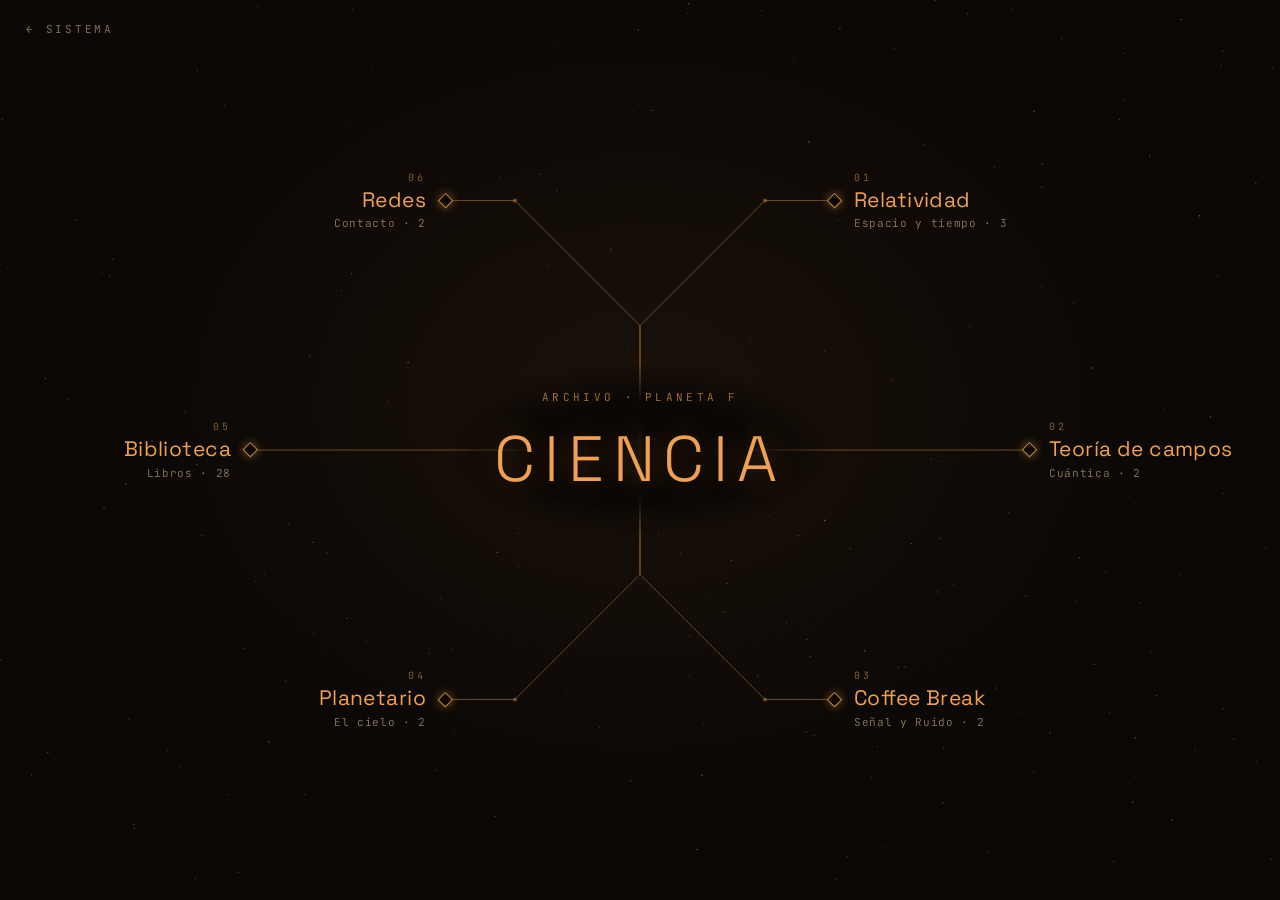
<file: secciones/ciencia.html>
<!DOCTYPE html>
<html lang="es">
<head>
  <meta charset="UTF-8">
  <meta name="viewport" content="width=device-width, initial-scale=1.0">
  <title>Ciencia — MyImperior</title>
  <link rel="preconnect" href="https://fonts.googleapis.com">
  <link href="https://fonts.googleapis.com/css2?family=Space+Grotesk:wght@300;400;500&family=JetBrains+Mono:wght@300;400&display=swap" rel="stylesheet">
  <link rel="stylesheet" href="../css/archivo.css">
</head>
<body>
  <!-- Toda la página la construye js/archivo.js a partir de datos/archivo-ciencia.js.
       Para otra sección: copiar este archivo y cambiar solo la línea del import de datos. -->
  <div id="archivo"></div>

  <script type="module">
    import { montarArchivo } from '../js/archivo.js';
    import datos from '../datos/archivo-ciencia.js';
    montarArchivo(datos);
  </script>
</body>
</html>
</file>
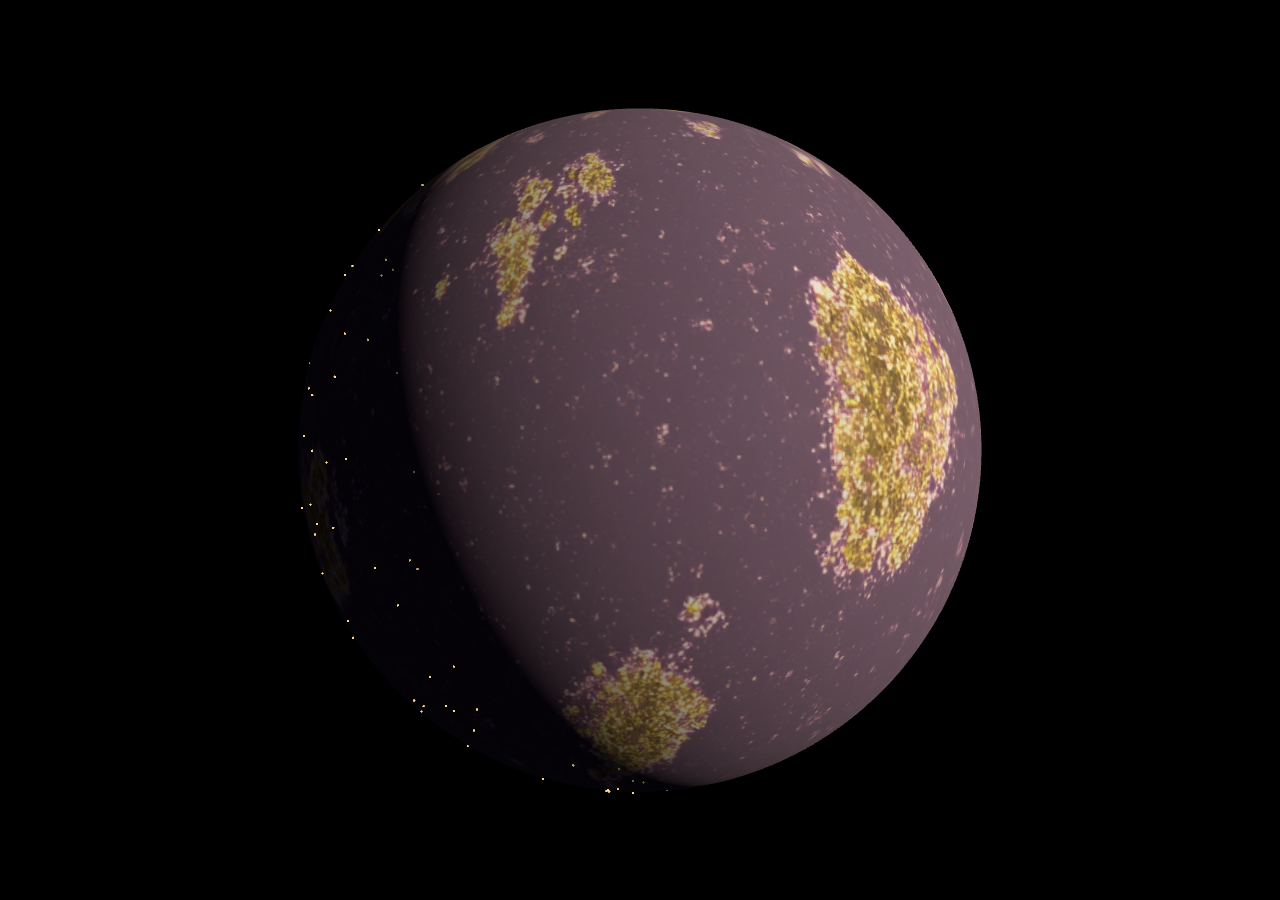
<file: secciones/prueba.html>
<!DOCTYPE html>
<html lang="es">
<head>
  <meta charset="UTF-8">
  <title>Prueba planeta habitado</title>
  <style>
    * { margin: 0; padding: 0; box-sizing: border-box; }
    body { overflow: hidden; height: 100vh; background-color: #000; }
    canvas { display: block; }
  </style>
</head>
<body>
  <script type="importmap">
  {
    "imports": {
      "three": "../js/vendor/three/build/three.module.js",
      "three/addons/": "../js/vendor/three/examples/jsm/"
    }
  }
  </script>

  <script type="module">
    import * as THREE from 'three';

    const renderer = new THREE.WebGLRenderer({ antialias: true });
    renderer.setSize(window.innerWidth, window.innerHeight);
    document.body.appendChild(renderer.domElement);

    const escena = new THREE.Scene();
    const camara = new THREE.PerspectiveCamera(45, window.innerWidth / window.innerHeight, 0.1, 100);
    camara.position.set(0, 0, 5);

    // ─── LUZ: hace de estrella. Ilumina un lado → el otro es "noche". ───
    const luzEstrella = new THREE.DirectionalLight(0xfff2e0, 3);
    luzEstrella.position.set(5, 2, 3);
    escena.add(luzEstrella);
    escena.add(new THREE.AmbientLight(0x333344, 0.6)); // noche no totalmente negra

    // ─── EL PLANETA (esfera con la textura del archipiélago) ───
    const tex = new THREE.TextureLoader().load('../imagenes/sistema/islas.png');
    tex.colorSpace = THREE.SRGBColorSpace;
    const planeta = new THREE.Mesh(
      new THREE.SphereGeometry(1.5, 96, 96),
      new THREE.MeshStandardMaterial({ map: tex, roughness: 1, metalness: 0 })
    );
    escena.add(planeta);

    // ─── TECNOMARCADORES: luces de ciudad como puntos sobre la esfera ───
    // Nacen en la superficie del planeta (mismo radio) y son hijos del planeta,
    // así giran CON él. Un shader las hace brillar solo en la cara nocturna.
    const NUM_LUCES = 400;
    const posLuces = new Float32Array(NUM_LUCES * 3);
    const radio = 1.505; // pelín por fuera de la superficie
    for (let i = 0; i < NUM_LUCES; i++) {
      // Distribución sobre esfera (método del ángulo aleatorio)
      const theta = Math.random() * Math.PI * 2;
      const phi = Math.acos(2 * Math.random() - 1);
      posLuces[i*3]   = radio * Math.sin(phi) * Math.cos(theta);
      posLuces[i*3+1] = radio * Math.sin(phi) * Math.sin(theta);
      posLuces[i*3+2] = radio * Math.cos(phi);
    }
    const geoLuces = new THREE.BufferGeometry();
    geoLuces.setAttribute('position', new THREE.BufferAttribute(posLuces, 3));

    // Material de las luces: shader que apaga las de la cara iluminada
    const matLuces = new THREE.ShaderMaterial({
      uniforms: {
        dirLuz: { value: luzEstrella.position.clone().normalize() },
        tiempo: { value: 0 }
      },
      vertexShader: `
        uniform vec3 dirLuz;
        varying float visibilidad;
        void main() {
          // normal del punto = su posición normalizada (esfera en el origen)
          vec3 normalMundo = normalize((modelMatrix * vec4(position, 0.0)).xyz);
          float cara = dot(normalMundo, dirLuz); // >0 día, <0 noche
          visibilidad = smoothstep(0.1, -0.2, cara); // solo brillan de noche
          gl_Position = projectionMatrix * modelViewMatrix * vec4(position, 1.0);
          gl_PointSize = 2.5;
        }
      `,
      fragmentShader: `
        varying float visibilidad;
        void main() {
          if (visibilidad < 0.01) discard;
          // punto redondo suave
          float d = length(gl_PointCoord - vec2(0.5));
          if (d > 0.5) discard;
          gl_FragColor = vec4(1.0, 0.85, 0.5, visibilidad); // ámbar cálido
        }
      `,
      transparent: true,
      depthWrite: false
    });

    const luces = new THREE.Points(geoLuces, matLuces);
    planeta.add(luces); // hijas del planeta → giran con él

    // ─── BUCLE ───
    function animar() {
      requestAnimationFrame(animar);
      planeta.rotation.y += 0.002; // rotación libre (no anclaje por marea)
      // el shader necesita la dir de la luz en espacio del planeta, que rota:
      matLuces.uniforms.dirLuz.value = luzEstrella.position.clone().normalize();
      renderer.render(escena, camara);
    }
    animar();

    window.addEventListener('resize', () => {
      camara.aspect = window.innerWidth / window.innerHeight;
      camara.updateProjectionMatrix();
      renderer.setSize(window.innerWidth, window.innerHeight);
    });
  </script>
</body>
</html>
</file>
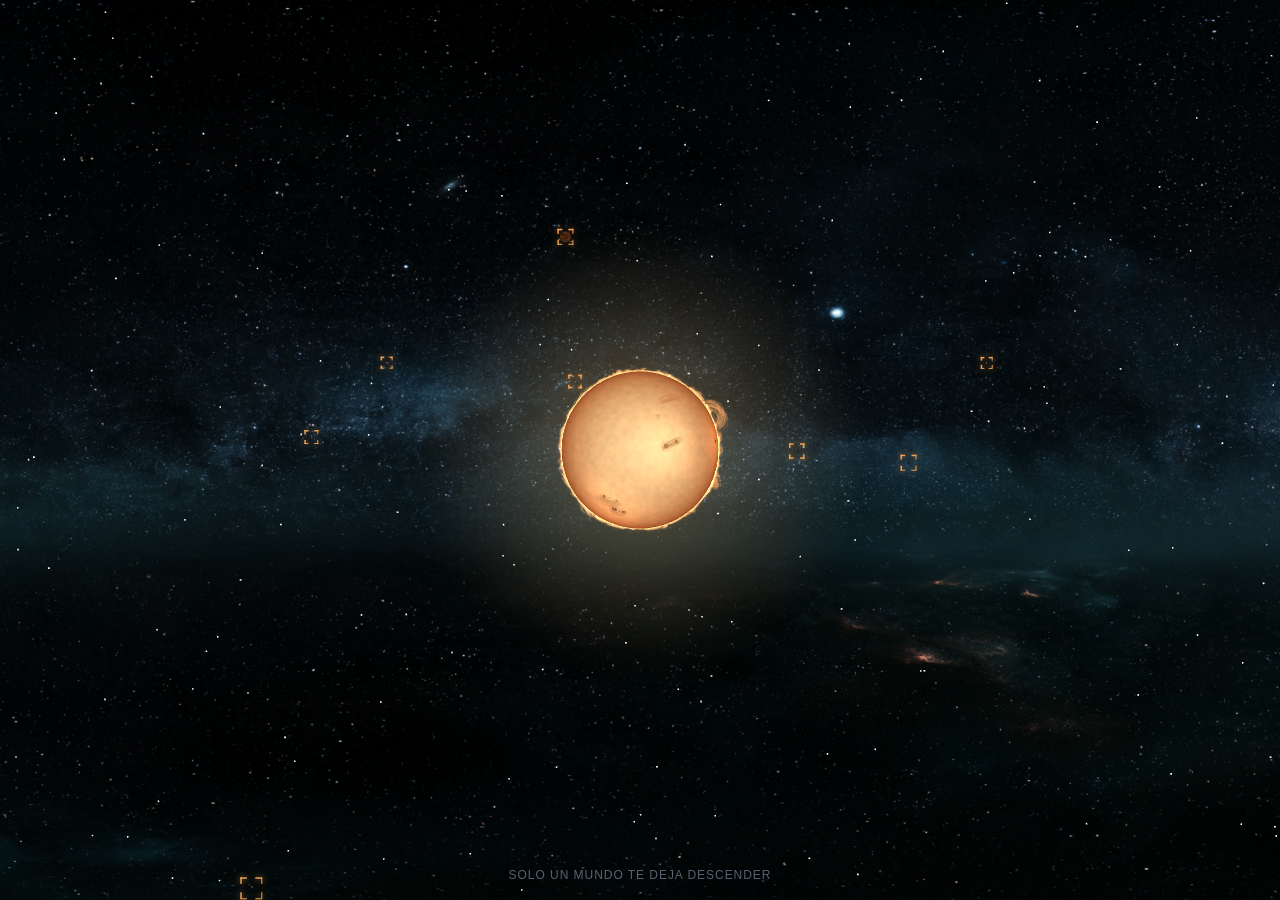
<file: secciones/sistema.html>
<!DOCTYPE html>
<html lang="es">
<head>
  <meta charset="UTF-8">
  <meta name="viewport" content="width=device-width, initial-scale=1.0">
  <title>Sistema planetario — vista a escala</title>
  <link rel="preconnect" href="https://fonts.googleapis.com">
  <link href="https://fonts.googleapis.com/css2?family=Space+Grotesk:wght@300;400;500&family=JetBrains+Mono:wght@300;400&display=swap" rel="stylesheet">
  <style>
    * { margin: 0; padding: 0; box-sizing: border-box; }
    body { overflow: hidden; height: 100vh; background-color: #05060a; }
    canvas { display: block; }
    #ayuda {
      position: fixed; bottom: 16px; left: 50%; transform: translateX(-50%);
      color: #8fa0b5; font: 12px/1.4 Arial, sans-serif; letter-spacing: .08em;
      text-transform: uppercase; opacity: .6; pointer-events: none; user-select: none;
      transition: opacity .6s; text-align: center; width: max-content; max-width: 92vw;
    }
    #ayuda.oculta { opacity: 0; }

    /* ── FICHA DEL PLANETA ──────────────────────────────────────────
       Mismo lenguaje que la sección Ciencia (css/archivo.css): líneas
       finas luminosas, esquinas en corchete, tipografía mono para datos. */
    #ficha {
      --acento: #c98a3e;               /* ocre (el mismo que css/archivo.css) */
      --naranja: #f0a050; --arena: #dccab0; --tenue: #8f7a5e;
      --linea: rgba(201, 138, 62, .3);
      position: fixed; top: 50%; width: 340px;
      /* junto al objeto enfocado (siempre en el centro): su borde izquierdo a 13vh
         del centro (el planeta mide ~9,5vh de radio; la estrella sí queda algo
         pisada, pero la ficha es semitransparente). Sin salirse por la derecha. */
      left: min(calc(50% + 13vh), calc(100% - 410px)); max-height: 86vh; overflow-y: auto;
      transform: translate(24px, -50%); opacity: 0; pointer-events: none;
      transition: opacity .5s, transform .5s;
      padding: 22px 22px 18px;
      background: linear-gradient(160deg, rgba(8, 18, 24, .78), rgba(4, 8, 12, .62));
      backdrop-filter: blur(6px);
      border: 1px solid var(--linea);
      color: var(--arena); font: 300 13px/1.45 'Space Grotesk', Arial, sans-serif;
      scrollbar-width: thin; scrollbar-color: var(--linea) transparent;
    }
    #ficha.visible { opacity: 1; transform: translate(0, -50%); pointer-events: auto; }
    /* esquinas luminosas: como fondo (no ::before/::after) para que no se
       desplacen con el contenido cuando la ficha tiene scroll */
    #ficha {
      background:
        linear-gradient(var(--acento), var(--acento)) left top / 14px 1px no-repeat,
        linear-gradient(var(--acento), var(--acento)) left top / 1px 14px no-repeat,
        linear-gradient(var(--acento), var(--acento)) right bottom / 14px 1px no-repeat,
        linear-gradient(var(--acento), var(--acento)) right bottom / 1px 14px no-repeat,
        linear-gradient(160deg, rgba(26, 17, 9, .8), rgba(10, 7, 4, .65));
    }
    #ficha .cod { font: 300 11px 'JetBrains Mono', monospace; letter-spacing: .25em; color: var(--acento); }  /* sin mayúsculas: «Zetesis f», la letra va en minúscula */
    #ficha h2 { font-weight: 400; font-size: 22px; letter-spacing: .02em; margin: 4px 0 2px; color: var(--naranja); }
    #ficha .tipo { color: var(--tenue); font-size: 12px; margin-bottom: 14px; }
    #ficha .bloque { margin-top: 12px; }
    #ficha .bloque h3 {
      font: 400 10px 'JetBrains Mono', monospace; letter-spacing: .3em; text-transform: uppercase; color: var(--tenue);
      display: flex; align-items: center; gap: 10px; margin-bottom: 6px;
    }
    #ficha .bloque h3::after { content: ''; flex: 1; height: 1px; background: linear-gradient(90deg, var(--linea), transparent); }
    #ficha .fila { display: grid; grid-template-columns: 112px 1fr; gap: 10px; padding: 3px 0; }
    #ficha .fila .k { color: var(--tenue); font-size: 12px; }
    #ficha .fila .v { font: 300 12px/1.45 'JetBrains Mono', monospace; color: var(--naranja); }
    #descender {
      margin-top: 18px; width: 100%; padding: 11px 0; cursor: pointer;
      background: transparent; color: var(--naranja); border: 1px solid var(--acento);
      font: 400 12px 'JetBrains Mono', monospace; letter-spacing: .35em; text-transform: uppercase;
      box-shadow: 0 0 0 rgba(201, 138, 62, 0); transition: box-shadow .3s, background .3s, color .3s, border-color .3s;
    }
    #descender:hover:not(:disabled) { background: rgba(201, 138, 62, .1); box-shadow: 0 0 18px rgba(240, 160, 80, .35); }
    #descender:disabled { cursor: default; }
    #veredicto { margin-top: 12px; font-size: 12.5px; display: none; padding: 10px 12px; border-left: 2px solid; }
    #veredicto.mal { display: block; border-color: #d4553f; color: #f0b4a4; background: rgba(212, 85, 63, .08); }   /* rojo: lo único frío-cálido distinto del ocre */
    #veredicto.bien { display: block; border-color: #ffc27e; color: #ffd9a8; background: rgba(255, 194, 126, .08); }
    #veredicto b { display: block; font: 400 11px 'JetBrains Mono', monospace; letter-spacing: .25em; margin-bottom: 4px; }
    #ficha.abortado #descender { color: #d4553f; border-color: rgba(212, 85, 63, .5); }

    /* ── ETIQUETAS de planetas (prueba de tamaños reales) ── */
    #etiquetas { position: fixed; inset: 0; pointer-events: none; }
    #ficha { z-index: 2; }   /* los aros pasan POR DEBAJO de la ficha, no encima */
    /* .etq es un punto (0×0) en el centro del planeta; el aro y la zona de
       clic se centran en él. El TAMAÑO del aro lo pone el JS en cada fotograma. */
    .etq { position: absolute; left: 0; top: 0; width: 0; height: 0; pointer-events: auto; cursor: pointer; user-select: none; }
    .etq::before { content: ''; position: absolute; left: -12px; top: -12px; width: 24px; height: 24px; } /* zona de clic mínima: aunque el aro sea diminuto */
    /* Marca: cuatro esquinas en corchete (mismo lenguaje que la ficha).
       --b = largo de cada brazo; lo ajusta el JS según el tamaño. */
    .etq .aro { position: absolute; --b: 4px; --c: #f0a050;
      background:
        linear-gradient(var(--c), var(--c)) left top / var(--b) 1.5px no-repeat,
        linear-gradient(var(--c), var(--c)) left top / 1.5px var(--b) no-repeat,
        linear-gradient(var(--c), var(--c)) right top / var(--b) 1.5px no-repeat,
        linear-gradient(var(--c), var(--c)) right top / 1.5px var(--b) no-repeat,
        linear-gradient(var(--c), var(--c)) left bottom / var(--b) 1.5px no-repeat,
        linear-gradient(var(--c), var(--c)) left bottom / 1.5px var(--b) no-repeat,
        linear-gradient(var(--c), var(--c)) right bottom / var(--b) 1.5px no-repeat,
        linear-gradient(var(--c), var(--c)) right bottom / 1.5px var(--b) no-repeat;
      filter: drop-shadow(0 0 3px rgba(240, 160, 80, .8)); }
    .etq:hover .aro { --c: #ffe2bd; }
    .etq.fuera { display: none; }

    /* fundido a negro al descender */
    #velo { position: fixed; inset: 0; background: #000; opacity: 0; pointer-events: none; transition: opacity 1.2s; }
    #velo.on { opacity: 1; }

    /* móvil (Poco F7): la ficha baja a una hoja inferior y deja el planeta arriba */
    @media (max-width: 700px) {
      #ficha { top: auto; bottom: 0; right: 0; left: 0; width: auto; max-height: 48vh; transform: translateY(30px); padding: 18px 18px 14px; }
      #ficha.visible { transform: translateY(0); }
      #ficha .fila { grid-template-columns: 100px 1fr; }
    }
  </style>
</head>
<body>
  <div id="ayuda">Solo un mundo te deja descender</div>

  <aside id="ficha" aria-live="polite">
    <div class="cod" id="f-cod"></div>
    <h2 id="f-nombre"></h2>
    <div class="tipo" id="f-tipo"></div>
    <div id="f-datos"></div>
    <button id="descender">Descender</button>
    <div id="veredicto"></div>
  </aside>
  <div id="velo"></div>
  <div id="etiquetas"></div>

  <script type="importmap">
  {
    "imports": {
      "three": "../js/vendor/three/build/three.module.js",
      "three/addons/": "../js/vendor/three/examples/jsm/"
    }
  }
  </script>

  <script type="module">
    import * as THREE from 'three';
    import { OrbitControls } from 'three/addons/controls/OrbitControls.js';

    // ════════════════════════════════════════════════════════════
    //  RENDERER / ESCENA / CÁMARA
    // ════════════════════════════════════════════════════════════
    const renderer = new THREE.WebGLRenderer({ antialias: true });
    renderer.setPixelRatio(Math.min(window.devicePixelRatio, 2));
    renderer.setSize(window.innerWidth, window.innerHeight);
    document.body.appendChild(renderer.domElement);

    const escena = new THREE.Scene();
    escena.background = new THREE.Color(0x05060a); // negro espacial detrás de la nebulosa

    const camara = new THREE.PerspectiveCamera(45, window.innerWidth / window.innerHeight, 0.1, 6000);

    // VISTA GENERAL del sistema: alejada para que la órbita exterior (72, el
    // gigante) pase justo por delante. Antes (gigante en 58) era (0, 28, 62);
    // se ha escalado igual que la órbita. Ajusta estos tres números por ojo.
    const VISTA_GENERAL   = new THREE.Vector3(0, 34, 76);
    const MIRADA_GENERAL  = new THREE.Vector3(0, 0, 0);
    camara.position.copy(VISTA_GENERAL);
    camara.lookAt(MIRADA_GENERAL);
    escena.add(camara); // necesario para que el cielo (hijo de la cámara) se renderice

    // Controles de cámara libres: arrastrar = girar, rueda = zoom, botón derecho = desplazar
    const controls = new OrbitControls(camara, renderer.domElement);
    controls.enableDamping = true;
    controls.dampingFactor = 0.08;
    controls.minDistance = 12; // = 2 × radio del sol: impide meter la cámara DENTRO de la estrella
    controls.maxDistance = 400;
    controls.enableRotate = false; // el giro lo hace el código propio de "eje bloqueado" (ver INTERACCIÓN)
    // Sin desplazamiento lateral: el sol es SIEMPRE el centro de giro. (Con el botón
    // derecho, o pulsando con dos dedos en el touchpad, el centro se separaba del sol
    // y luego, al girar, el sol bailaba de lado a lado.)
    controls.enablePan = false;
    controls.target.copy(MIRADA_GENERAL);
    controls.update();

    const cargador = new THREE.TextureLoader();

    // ════════════════════════════════════════════════════════════
    //  CIELO: estrellas + nebulosa, reunidas en un grupo "cielo"
    //
    //  - Vista general: el cielo va pegado a la cámara (fijo en pantalla, no
    //    barre al girar; decisión anterior que se mantiene).
    //  - Planeta fijado: el cielo se SUELTA y queda fijo en el espacio; al
    //    girar alrededor del planeta, estrellas y nebulosa pasan por la
    //    pantalla como pasarían de verdad.
    //  - Al volar de nuevo, se vuelve a enganchar a la cámara y se recoloca
    //    suavemente en su encuadre original durante el vuelo.
    // ════════════════════════════════════════════════════════════
    const cielo = new THREE.Group();
    camara.add(cielo);

    (function campoEstrellas() {
      const N = 2500;
      const pos = new Float32Array(N * 3);
      for (let i = 0; i < N; i++) {
        const theta = Math.random() * Math.PI * 2;
        const phi = Math.acos(2 * Math.random() - 1);
        const R = 2500;
        pos[i*3]   = R * Math.sin(phi) * Math.cos(theta);
        pos[i*3+1] = R * Math.sin(phi) * Math.sin(theta);
        pos[i*3+2] = R * Math.cos(phi);
      }
      const geo = new THREE.BufferGeometry();
      geo.setAttribute('position', new THREE.BufferAttribute(pos, 3));
      const mat = new THREE.PointsMaterial({ color: 0xffffff, size: 1.6, sizeAttenuation: false });
      cielo.add(new THREE.Points(geo, mat));
    })();

    // NEBULOSA: imagen en un plano lejano dentro del cielo. En la vista general
    // ocupa la pantalla exactamente igual que antes (encaje "cover"). El plano es
    // MAYOR que la pantalla (MARGEN_NEB) y por fuera de ella la imagen continúa
    // en espejo y se desvanece a negro: así, al girar, no aparece un borde recto.
    const DIST_NEB = 3000;   // detrás de las estrellas (2500), antes del límite de la cámara (6000)
    const MARGEN_NEB = 1.6;  // el plano mide 1,6 veces la pantalla
    const uniNeb = {
      map:  { value: null },
      uRep: { value: new THREE.Vector2(1, 1) },
      uOff: { value: new THREE.Vector2(0, 0) },
      uK:   { value: MARGEN_NEB }
    };
    const nebulosa = new THREE.Mesh(
      new THREE.PlaneGeometry(1, 1),
      new THREE.ShaderMaterial({
        uniforms: uniNeb,
        vertexShader: `
          varying vec2 vUv;
          void main() { vUv = uv; gl_Position = projectionMatrix * modelViewMatrix * vec4(position, 1.0); }
        `,
        fragmentShader: `
          uniform sampler2D map;
          uniform vec2 uRep, uOff;
          uniform float uK;
          varying vec2 vUv;
          void main() {
            vec2 s = (vUv - 0.5) * uK + 0.5;      // 0..1 = la zona que ocupa la pantalla
            vec3 col = texture2D(map, s * uRep + uOff).rgb;
            float fuera = max(max(-s.x, s.x - 1.0), max(-s.y, s.y - 1.0)); // >0 fuera de la pantalla
            float a = 1.0 - smoothstep(0.0, (uK - 1.0) * 0.5, fuera);
            gl_FragColor = vec4(col, a);
          }
        `,
        transparent: true,
        depthWrite: false
      })
    );
    nebulosa.position.z = -DIST_NEB;
    nebulosa.visible = false; // hasta que cargue la imagen
    cielo.add(nebulosa);

    function encajarFondo() {
      // tamaño del plano: 1,6 veces lo que abarca la pantalla a esa distancia
      const alto = 2 * DIST_NEB * Math.tan(THREE.MathUtils.degToRad(camara.fov / 2));
      const aPant = window.innerWidth / window.innerHeight;
      nebulosa.scale.set(alto * aPant * MARGEN_NEB, alto * MARGEN_NEB, 1);
      const t = uniNeb.map.value;
      if (!t || !t.image) return;
      const aImg = t.image.width / t.image.height;
      if (aPant > aImg) {                 // pantalla más ancha → ajusto ancho, recorto alto
        uniNeb.uRep.value.set(1, aImg / aPant);
        uniNeb.uOff.value.set(0, (1 - aImg / aPant) / 2);
      } else {                            // pantalla más alta → ajusto alto, recorto ancho
        uniNeb.uRep.value.set(aPant / aImg, 1);
        uniNeb.uOff.value.set((1 - aPant / aImg) / 2, 0);
      }
    }
    cargador.load(
      '../imagenes/sistema/fondo-espacio.png',
      (t) => {
        // (sin colorSpace: se usan los valores de la imagen tal cual → mismo color que antes)
        t.anisotropy = renderer.capabilities.getMaxAnisotropy();
        t.wrapS = t.wrapT = THREE.MirroredRepeatWrapping; // fuera de la imagen, continúa en espejo
        uniNeb.map.value = t;
        nebulosa.visible = true;
        encajarFondo();
      },
      undefined,
      () => { /* sin imagen: se queda el color + estrellas procedurales */ }
    );
    encajarFondo();

    // ════════════════════════════════════════════════════════════
    //  ESTRELLA K — "vista con filtro solar" (luz visible)
    //
    //  Concepto acordado: lo que vería un observador con un filtro solar,
    //  sin deslumbramiento. Un disco TRANQUILO:
    //   - oscurecimiento del borde (lo que lo hace leerse como bola de gas)
    //   - granulación: invisible de lejos (cada gránulo es menor que un
    //     píxel); aparece y se ve hervir al ACERCARSE
    //   - manchas de contraste real (pardas, no negras) y fáculas junto al borde
    //   - borde nítido
    //  Licencias artísticas: halo cálido alrededor y protuberancias que nacen
    //  y mueren por toda la superficie y giran con el sol.
    //
    //  Los colores que se escriben aquí son los que se VEN en pantalla.
    // ════════════════════════════════════════════════════════════
    const RADIO_SOL = 6.0;   // radio con el que se DIBUJA la estrella (su geometría y efectos se definen con él)

    // ── PRUEBA DE ESCALA (para revertir, poner ambos a false) ─────────
    // ESCALA_REAL  → planetas a tamaño real RESPECTO A LA ESTRELLA (+ etiquetas).
    // ESCALA_TOTAL → además la estrella (y con ella los planetas) a tamaño real
    //                RESPECTO A LAS ÓRBITAS: todo encoge ~25 veces. Es la escala
    //                real completa: puntos diminutos separados por distancias enormes.
    const ESCALA_REAL  = true;
    const ESCALA_TOTAL = false;
    const RADIO_ESTRELLA = 0.67;            // en radios solares (estrella K de 0,61 masas solares)
    const UA_POR_UNIDAD = 0.409 / 31;       // escala de la escena: el planeta f (dist 31) está a 0,409 UA
    const SOLES_POR_UA = 215.03;            // 1 UA = 215 radios solares
    // Radio de la estrella en la escena: 6 (exagerado) o el real (~0,24)
    const RADIO_VISIBLE = ESCALA_TOTAL ? RADIO_ESTRELLA / SOLES_POR_UA / UA_POR_UNIDAD : RADIO_SOL;
    const K_SOL = RADIO_VISIBLE / RADIO_SOL;   // cuánto se encoge la estrella al dibujarla
    const uEscala = { value: K_SOL };

    // ── MANDOS DEL SOL (ajustar a ojo) ─────────────────────────────
    const SOL = {
      colorCentro:   '#ffd092', // color en el centro del disco (antes '#ffdca2', más pálido)
      colorBorde:    '#cc4c16', // color hacia el borde (capas más altas y frías) (antes '#cf5a20')
      colorFlares:   '#c47a44', // tono de protuberancias, bucles y borde (antes '#d98e52', algo más claro)
      oscurecimiento: 0.30,     // oscurecimiento del borde. En luz blanca: 0.75 ≈ estrella K, 0.6 ≈ Sol.
                                //   En H-alfa casi no hay (0.3 = elección de Marcos, como sus fotos de referencia)
      grano:         1.0,       // contraste de la granulación al acercarse (0 = sin grano)
      red:           1.0,       // contraste de la red de celdas visible a cualquier distancia (0 = disco liso)
      granoDesde:    30 * K_SOL, // distancia a la que el grano empieza a verse
      granoPleno:    18 * K_SOL, // distancia a la que se ve del todo (la cámara llega a 2 radios)
      manchas:       1.0,       // contraste de las manchas de cerca (1 = real)
      manchasLejos:  0.4,       // fracción de ese contraste que queda de lejos (se atenúan con el grano)
      numGrupos:     5,         // grupos de manchas (líder + seguidora + poro), máximo 6
      halo:          1.0,       // brillo del halo (gradiente suave, el de la primera versión)
      espiculas:     1.0,       // franja turbulenta de plasma en el borde (0 = borde limpio)
      protuberancias: 1.0,      // brillo de las protuberancias (0 = ninguna)
      buclesBorde:   36,        // bucles pequeños repartidos por todo el sol (actividad en el borde)
      bucles:        1.0,       // brillo de los bucles coronales entre manchas (0 = ninguno)
      regionActiva:  1.0,       // brillo de la zona clara alrededor de las manchas (0 = ninguna)
      numProtuberancias: 6,     // cuántas existen repartidas por el sol (no todas se ven)
      giro:          0.048,     // giro del sol (radianes por segundo): 0.048 = una vuelta en ~2 min 10 s
      velocidad:     1.0        // ritmo al que hierve el grano y evolucionan las cosas
    };

    // Ruido simplex 3D (Ian McEwan / Ashima Arts, licencia MIT).
    // Devuelve un valor suave entre -1 y 1 para cualquier punto 3D.
    const RUIDO_GLSL = `
      vec3 mod289(vec3 x){ return x - floor(x * (1.0/289.0)) * 289.0; }
      vec4 mod289(vec4 x){ return x - floor(x * (1.0/289.0)) * 289.0; }
      vec4 permute(vec4 x){ return mod289(((x*34.0)+10.0)*x); }
      vec4 taylorInvSqrt(vec4 r){ return 1.79284291400159 - 0.85373472095314 * r; }
      float snoise(vec3 v){
        const vec2 C = vec2(1.0/6.0, 1.0/3.0);
        const vec4 D = vec4(0.0, 0.5, 1.0, 2.0);
        vec3 i  = floor(v + dot(v, C.yyy));
        vec3 x0 = v - i + dot(i, C.xxx);
        vec3 g  = step(x0.yzx, x0.xyz);
        vec3 l  = 1.0 - g;
        vec3 i1 = min(g.xyz, l.zxy);
        vec3 i2 = max(g.xyz, l.zxy);
        vec3 x1 = x0 - i1 + C.xxx;
        vec3 x2 = x0 - i2 + C.yyy;
        vec3 x3 = x0 - D.yyy;
        i = mod289(i);
        vec4 p = permute(permute(permute(
                   i.z + vec4(0.0, i1.z, i2.z, 1.0))
                 + i.y + vec4(0.0, i1.y, i2.y, 1.0))
                 + i.x + vec4(0.0, i1.x, i2.x, 1.0));
        float n_ = 0.142857142857;
        vec3 ns = n_ * D.wyz - D.xzx;
        vec4 j  = p - 49.0 * floor(p * ns.z * ns.z);
        vec4 x_ = floor(j * ns.z);
        vec4 y_ = floor(j - 7.0 * x_);
        vec4 x  = x_ * ns.x + ns.yyyy;
        vec4 y  = y_ * ns.x + ns.yyyy;
        vec4 h  = 1.0 - abs(x) - abs(y);
        vec4 b0 = vec4(x.xy, y.xy);
        vec4 b1 = vec4(x.zw, y.zw);
        vec4 s0 = floor(b0)*2.0 + 1.0;
        vec4 s1 = floor(b1)*2.0 + 1.0;
        vec4 sh = -step(h, vec4(0.0));
        vec4 a0 = b0.xzyw + s0.xzyw*sh.xxyy;
        vec4 a1 = b1.xzyw + s1.xzyw*sh.zzww;
        vec3 p0 = vec3(a0.xy, h.x);
        vec3 p1 = vec3(a0.zw, h.y);
        vec3 p2 = vec3(a1.xy, h.z);
        vec3 p3 = vec3(a1.zw, h.w);
        vec4 norm = taylorInvSqrt(vec4(dot(p0,p0), dot(p1,p1), dot(p2,p2), dot(p3,p3)));
        p0 *= norm.x; p1 *= norm.y; p2 *= norm.z; p3 *= norm.w;
        vec4 m = max(0.5 - vec4(dot(x0,x0), dot(x1,x1), dot(x2,x2), dot(x3,x3)), 0.0);
        m = m * m;
        return 105.0 * dot(m*m, vec4(dot(p0,x0), dot(p1,x1), dot(p2,x2), dot(p3,x3)));
      }
      // fbm = varias capas de ruido a escalas cada vez más finas (como una costa:
      // bahías grandes, calas, rocas). 3 capas para lo barato, 5 para lo visible.
      float fbm3(vec3 p){ float s = 0.0, a = 0.5; for (int i = 0; i < 3; i++){ s += a*snoise(p); p *= 2.03; a *= 0.5; } return s; }
      float fbm5(vec3 p){ float s = 0.0, a = 0.5; for (int i = 0; i < 5; i++){ s += a*snoise(p); p *= 2.03; a *= 0.5; } return s; }
    `;

    // Uniforms compartidos
    const uTiempo = { value: 0 };
    const uAltoPant = { value: window.innerHeight }; // alto de la pantalla en píxeles (para grosores mínimos)
    const uGrano  = { value: 0 }; // 0 lejos · 1 cerca (lo calcula el bucle según la distancia)

    // ── MANCHAS: posiciones reales ─────────────────────────────────
    // Grupos BIPOLARES: líder grande + seguidora menor (detrás en longitud y
    // algo más hacia el polo: ley de Joy) + un poro. Latitudes de ~8° a ~30°.
    const MAX_MANCHAS = 18;
    const manchas = [];
    function dirLatLon(lat, lon) {
      return new THREE.Vector3(Math.cos(lat) * Math.cos(lon), Math.sin(lat), Math.cos(lat) * Math.sin(lon));
    }
    for (let g = 0; g < Math.min(SOL.numGrupos, MAX_MANCHAS / 3); g++) {
      const hem = Math.random() < 0.5 ? 1 : -1;
      const lat = hem * (8 + Math.random() * 22) * Math.PI / 180;
      const lon = g === 0 ? Math.PI / 2 + 0.25 : Math.random() * Math.PI * 2; // el 1er grupo, de cara al llegar
      const tam = 0.0525 + Math.random() * 0.0375; // 25 % menores que antes
      const sep = 0.12 + Math.random() * 0.08;
      const lider     = dirLatLon(lat, lon);
      const seguidora = dirLatLon(lat + hem * 0.03, lon - sep);
      const poro      = dirLatLon(lat + hem * 0.015 + (Math.random() - 0.5) * 0.05, lon - sep * (0.4 + Math.random() * 0.3));
      manchas.push(new THREE.Vector4(lider.x, lider.y, lider.z, tam));
      manchas.push(new THREE.Vector4(seguidora.x, seguidora.y, seguidora.z, tam * (0.5 + Math.random() * 0.2)));
      manchas.push(new THREE.Vector4(poro.x, poro.y, poro.z, tam * 0.22));
    }
    while (manchas.length < MAX_MANCHAS) manchas.push(new THREE.Vector4(0, 1, 0, 0));

    // Leer el hex TAL CUAL (THREE.Color lo convertiría a espacio lineal y saldría oscuro)
    function vec3DeHex(hex) { const n = parseInt(hex.slice(1), 16); return new THREE.Vector3((n >> 16 & 255) / 255, (n >> 8 & 255) / 255, (n & 255) / 255); }

    // ── 1) FOTOSFERA ───────────────────────────────────────────────
    const matSol = new THREE.ShaderMaterial({
      uniforms: {
        uTiempo, uGrano,
        uCentro:   { value: vec3DeHex(SOL.colorCentro) },
        uBorde:    { value: vec3DeHex(SOL.colorBorde) },
        uOscur:    { value: SOL.oscurecimiento },
        uContGrano:{ value: SOL.grano },
        uManchasK: { value: SOL.manchas },
        uManchasL: { value: SOL.manchasLejos },
        uRegAct:   { value: SOL.regionActiva },
        uRed:      { value: SOL.red },
        uManchas:  { value: manchas }
      },
      vertexShader: `
        varying vec3 vPos;      // punto de la esfera unidad (espacio del objeto → gira con el sol)
        varying vec3 vNormalV;  // normal en espacio de cámara
        varying vec3 vViewPos;  // posición en espacio de cámara
        void main() {
          vPos = normalize(position);
          vec4 mv = modelViewMatrix * vec4(position, 1.0);
          vViewPos = mv.xyz;
          vNormalV = normalize(normalMatrix * normal);
          gl_Position = projectionMatrix * mv;
        }
      `,
      fragmentShader: RUIDO_GLSL + `
        uniform float uTiempo;
        uniform float uGrano;
        uniform vec3  uCentro;
        uniform vec3  uBorde;
        uniform float uOscur;
        uniform float uContGrano;
        uniform float uManchasK;
        uniform float uManchasL;
        uniform float uRegAct;
        uniform float uRed;
        uniform vec4  uManchas[${MAX_MANCHAS}];
        varying vec3 vPos;
        varying vec3 vNormalV;
        varying vec3 vViewPos;

        // GRANULACIÓN = celdas de convección: gas caliente que sube por el
        // centro de cada celda (claro) y baja ya frío por los bordes (calles
        // oscuras). Se dibuja con ruido CELULAR (Worley): distancia al punto
        // más cercano (F1) y al segundo (F2); F2−F1 ≈ 0 en la frontera.
        vec3 hash3(vec3 p) {
          p = vec3(dot(p, vec3(127.1, 311.7, 74.7)),
                   dot(p, vec3(269.5, 183.3, 246.1)),
                   dot(p, vec3(113.5, 271.9, 124.6)));
          return fract(sin(p) * 43758.5453123);
        }
        vec2 worley(vec3 p, float t) {
          vec3 i = floor(p), f = fract(p);
          float f1 = 8.0, f2 = 8.0;
          for (int z = -1; z <= 1; z++)
          for (int y = -1; y <= 1; y++)
          for (int x = -1; x <= 1; x++) {
            vec3 g = vec3(float(x), float(y), float(z));
            vec3 o = 0.5 + 0.4 * sin(t + 6.2831 * hash3(i + g)); // los centros se mueven → las celdas hierven
            float d = length(g + o - f);
            if (d < f1) { f2 = f1; f1 = d; } else if (d < f2) { f2 = d; }
          }
          return vec2(f1, f2);
        }

        // Mancha: umbra + penumbra. Contraste REAL: la umbra emite ~25 % y la
        // penumbra ~78 % de la luz de alrededor (en fotos salen negras solo
        // porque la cámara se ajusta al disco brillante).
        float sombraMancha(vec3 p, vec4 m, float idx, float t) {
          vec3 c = m.xyz;
          float s = m.w * (0.9 + 0.1 * sin(t * 0.05 + idx * 1.7));
          if (s <= 0.0 || dot(p, c) < 0.9) return 1.0;
          vec3 u = normalize(cross(c, abs(c.y) < 0.99 ? vec3(0.0, 1.0, 0.0) : vec3(1.0, 0.0, 0.0)));
          vec3 v = cross(c, u);
          vec2 q = vec2(dot(p, u), dot(p, v));
          float d = length(q);
          vec2 dir = q / max(d, 1e-5);
          float r = s * (1.0 + 0.15 * snoise(vec3(dir * 1.2, idx * 3.1)));
          float x = d / r;
          if (x > 1.05) return 1.0;
          float umbra    = 1.0 - smoothstep(0.34, 0.44, x * (1.0 + 0.12 * snoise(vec3(dir * 3.0, idx))));
          float penumbra = 1.0 - smoothstep(0.82, 1.0, x);
          // filamentos de la penumbra: casi invisibles de lejos, se ven al acercarse
          float fil = snoise(vec3(dir * 16.0, x * 0.5 + idx * 7.0 + t * 0.02));
          float pen = 0.78 + (0.03 + 0.07 * uGrano) * fil;
          float b = mix(1.0, pen, penumbra);
          b = mix(b, 0.25, umbra);
          // de lejos, a la vez que desaparece el grano, la mancha pierde contraste
          return mix(1.0, b, uManchasK * mix(uManchasL, 1.0, uGrano));
        }

        void main() {
          vec3 p = vPos;
          float t = uTiempo;
          float mu = clamp(dot(normalize(vNormalV), normalize(-vViewPos)), 0.0, 1.0); // 1 centro · 0 borde

          // Color de base: más caliente (claro) en el centro, más frío (rojizo) al borde
          vec3 col = mix(uBorde, uCentro, pow(mu, 0.7));

          // Variaciones muy suaves a gran escala: vida, sin "líquido"
          col *= 1.0 + 0.03 * snoise(p * 6.0 + vec3(0.0, 0.0, t * 0.01));

          // RED DE CELDAS (visible a cualquier distancia): celdas de convección
          // grandes, de interior claro y moteado y bordes más oscuros y rojizos.
          // QUIETAS: solo giran con el sol (en el Sol real duran ~1 día).
          // Si una celda ocupa pocos píxeles (de lejos), se sustituye por un
          // moteado suave y fijo: así nada "parpadea" al girar.
          {
            vec3 q = p * 20.0 + 0.30 * vec3(snoise(p * 34.0), snoise(p * 34.0 + 17.0), snoise(p * 34.0 + 31.0));
            float nitidez = 1.0 - smoothstep(0.08, 0.16, length(fwidth(q)));  // 1 si la celda mide más de ~8 px
            float r = 1.0;
            vec3 tinteRed = vec3(1.0);
            if (nitidez > 0.0) {
              vec2 c = worley(q, 0.0);
              float borde  = 1.0 - smoothstep(0.0, 0.30, c.y - c.x);         // 1 en las fronteras entre celdas
              float interior = 1.0 - smoothstep(0.0, 0.85, c.x);             // claro hacia el centro de la celda
              float mot = snoise(p * 70.0) * (1.0 - smoothstep(0.05, 0.10, length(fwidth(p * 70.0)))); // solo si cada mota mide > ~10 px
              float k = uRed * nitidez;
              // las fronteras son líneas finas: solo se dibujan si la celda es grande
              // en pantalla (> ~25 px); si no, salen como puntitos sueltos
              float kB = k * (1.0 - smoothstep(0.04, 0.07, length(fwidth(q))));
              r = 1.0 + k * (0.045 * interior + 0.02 * mot) - kB * 0.06 * borde;
              tinteRed = mix(vec3(1.0), vec3(0.95, 0.86, 0.80), borde * kB); // fronteras algo más rojizas
            }
            // moteado de lejos: manchas suaves y grandes, fijas
            float lejos = fbm3(p * 9.0);
            r *= 1.0 + uRed * (1.0 - nitidez) * 0.05 * lejos;
            col *= r * tinteRed;
          }

          // GRANULACIÓN: solo se calcula de cerca (si no, ahorra el trabajo)
          if (uGrano > 0.01) {
            vec3 q = p * 45.0 + 0.2 * vec3(snoise(p * 50.0 + vec3(t * 0.1)));  // bordes irregulares, no polígonos
            vec2 c = worley(q, t * 0.5);
            float centro = 1.0 - smoothstep(0.0, 0.9, c.x);           // brillo: máximo en el centro, cae hacia fuera
            float calle  = 1.0 - smoothstep(0.0, 0.45, c.y - c.x);    // 1 en las calles entre gránulos
            float g = 0.92 + 0.12 * centro - 0.07 * calle;
            vec3 tinte = mix(vec3(1.0), vec3(0.92, 0.80, 0.70), calle); // las calles, más frías → más rojizas
            float nitidezG = 1.0 - smoothstep(0.10, 0.20, length(fwidth(q))); // celdas de muy pocos píxeles → se apagan (sin motas sueltas)
            col *= mix(vec3(1.0), g * tinte, uGrano * uContGrano * nitidezG);
          }

          // MANCHAS y REGIONES ACTIVAS (para las fáculas)
          float sombra = 1.0;
          float act = 0.0;
          for (int i = 0; i < ${MAX_MANCHAS}; i++) {
            vec4 m = uManchas[i];
            sombra = min(sombra, sombraMancha(p, m, float(i), t));
            if (m.w > 0.0) act = max(act, exp(-pow(length(p - m.xyz) / (m.w * 4.5), 2.0)));
          }
          // lo oscuro de una mancha tira a pardo-rojizo (está más fría), no a gris
          col *= sombra * mix(vec3(0.95, 0.55, 0.40), vec3(1.0), smoothstep(0.2, 0.9, sombra));

          // REGIÓN ACTIVA (fáculas): zona clara y moteada alrededor de cada grupo.
          // Se ve en todo el disco y destaca más hacia el borde. No aclara las manchas.
          float motas = mix(0.5, smoothstep(0.15, 0.75, 0.5 + 0.5 * snoise(p * 28.0 + vec3(t * 0.03))),
                            1.0 - smoothstep(0.15, 0.3, length(fwidth(p * 28.0))));   // de lejos, sin motas que parpadeen
          float plage = act * (0.35 + 0.65 * motas) * smoothstep(0.55, 0.95, sombra) * uRegAct;
          col *= 1.0 + plage * (0.25 + 0.45 * pow(1.0 - mu, 1.3));

          // OSCURECIMIENTO DEL BORDE
          col *= 1.0 - uOscur * (1.0 - mu);

          gl_FragColor = vec4(min(col, vec3(1.0)), 1.0);
        }
      `
    });
    const sol = new THREE.Mesh(new THREE.SphereGeometry(RADIO_SOL, 128, 128), matSol);
    sol.scale.setScalar(K_SOL);              // tamaño real si ESCALA_TOTAL (protuberancias y bucles, hijos, encogen con él)
    controls.minDistance = 2 * RADIO_VISIBLE;
    escena.add(sol);

    // ── 2) BORDE: FRANJA TURBULENTA ────────────────────────────────
    // Un plano colocado justo donde está el CONTORNO visible del sol (el
    // círculo tangente, que queda un poco por delante del centro) y orientado
    // hacia la cámara. Así lo que dibuja encaja con el borde, y un planeta que
    // pase por delante del sol lo tapa correctamente.
    // Dibuja una franja turbulenta de plasma (jirones y lenguas irregulares)
    // pegada al contorno, para que el borde no sea una línea.
    // (Las protuberancias van aparte, en 3D: ver más abajo.)
    const EXT_CORONA = 3.0; // el plano llega a 3 radios solares
    const uniCorona = {
      uTiempo,
      uK:      { value: 1.0 },   // corrección de perspectiva del borde (ver bucle)
      uRadioPx:{ value: 100 },   // radio del sol en píxeles de pantalla (ver bucle)
      uEsp:    { value: SOL.espiculas },
      uColorEsp: { value: null }, // se rellena más abajo con el tono de los flares
      uExt:    { value: EXT_CORONA }
    };
    const corona = new THREE.Mesh(
      new THREE.PlaneGeometry(RADIO_SOL * 2 * EXT_CORONA, RADIO_SOL * 2 * EXT_CORONA),
      new THREE.ShaderMaterial({
        uniforms: uniCorona,
        vertexShader: `
          varying vec2 vUv;
          void main() { vUv = uv; gl_Position = projectionMatrix * modelViewMatrix * vec4(position, 1.0); }
        `,
        fragmentShader: RUIDO_GLSL + `
          uniform float uTiempo;
          uniform float uK;
          uniform float uRadioPx;
          uniform float uEsp;
          uniform vec3 uColorEsp;
          uniform float uExt;
          varying vec2 vUv;

          float azar(float x) { return fract(sin(x * 127.1 + 31.7) * 43758.5453); }

          // BORDE EN LLAMAS: en vez de pelos rectos (rayas perpendiculares),
          // una franja de plasma TURBULENTA: el ruido depende a la vez del ángulo
          // y de la altura, y está deformado por otro ruido → jirones curvos y
          // lenguas irregulares, como en la imagen de referencia. La altura de la
          // franja cambia de un punto a otro del contorno (nunca una línea pareja).
          // Todo de frecuencia baja y lento → no parpadea de lejos.
          void main() {
            vec2 c = (vUv - 0.5) * 2.0 * uExt;   // coordenadas en radios solares
            float rr = length(c);
            float r  = rr * uK;                  // 1.0 = borde del disco tal como se VE
            if (r < 0.985) discard;
            vec2 dir = c / rr;
            float h = r - 1.0;                   // <0: un poco dentro del disco (suaviza el contorno)
            float t = uTiempo;

            // deformación lenta (riza las estructuras)
            vec2 w = vec2(snoise(vec3(dir * 3.0, h * 6.0 + t * 0.025)),
                          snoise(vec3(dir * 3.0 + 7.3, h * 6.0 - t * 0.02)));
            // jirones: ruido en ángulo Y altura, deformado
            float jir = 0.5 + 0.5 * fbm3(vec3(dir * 6.0 + w * 0.8, h * 14.0 - t * 0.06));
            // altura de la franja en cada punto del contorno (irregular, cambia despacio)
            float alcance = 0.025 + 0.085 * smoothstep(-0.35, 0.65, fbm3(vec3(dir * 2.6, t * 0.015)));
            float hh = max(h, 0.0);
            float llama = smoothstep(0.35, 0.85, jir + 0.35 * (1.0 - hh / alcance))    // más denso abajo
                        * (1.0 - smoothstep(alcance * 0.3, alcance, hh));             // se deshilacha arriba
            // brillo pegado al contorno: corto, desigual; por dentro del disco se funde
            float pegado = exp(-hh * 55.0) * (0.6 + 0.4 * jir) * smoothstep(-0.015, 0.0, h);
            float total = (0.55 * pegado + 0.75 * llama) * uEsp;
            vec3 col = mix(min(uColorEsp * 1.35, vec3(1.0)), uColorEsp * 0.75, clamp(hh / alcance, 0.0, 1.0)) * total;

            col *= 1.0 - smoothstep(uExt * 0.77, uExt, rr);  // apagar antes del borde del plano
            gl_FragColor = vec4(col, 1.0);
          }
        `,
        transparent: true,
        depthWrite: false,
        blending: THREE.AdditiveBlending
      })
    );
    corona.scale.setScalar(K_SOL);
    escena.add(corona);
    uniCorona.uColorEsp.value = vec3DeHex(SOL.colorFlares);

    // ── 3) PROTUBERANCIAS en 3D: HACES DE BUCLES de campo magnético ──
    // Cada protuberancia es un haz de bucles: decenas de "tubos" finos de plasma,
    // cada uno siguiendo una línea de campo de un pie al otro. Los bucles se
    // reparten a lo largo de la base, en altura y en PROFUNDIDAD (a ambos lados
    // del plano del arco): es un volumen, no una lámina, y se ve 3D desde
    // cualquier ángulo (los bucles se cruzan y se tapan con paralaje real).
    // Cada tubo se dibuja como una cinta que siempre se encara a la cámara, con
    // el centro más brillante que los bordes → parece cilíndrico.
    // El haz es HIJO del sol → gira con él. Nace, vive y se apaga, y reaparece
    // en otro punto, casi siempre lejos de las manchas.
    const prots = [];
    function geometriaHaz(N_BUCLES = 36, N_SEG = 48) {
      const nV = N_BUCLES * (N_SEG + 1) * 2;
      const aS = new Float32Array(nV), aLado = new Float32Array(nV), aBucle = new Float32Array(nV * 4);
      const idx = [];
      let v = 0;
      for (let b = 0; b < N_BUCLES; b++) {
        const prof   = Math.random() * 2 - 1;                    // profundidad: −1..1 a través del haz
        const altura = 0.35 + 0.65 * Math.sqrt(Math.random());   // altura relativa (más bucles altos que bajos)
        const despl  = (Math.random() * 2 - 1) * 0.35;           // desplazamiento a lo largo de la base
        const semilla = Math.random() * 50;
        const v0 = v;
        for (let i = 0; i <= N_SEG; i++) {
          for (const lado of [-1, 1]) {
            aS[v] = i / N_SEG; aLado[v] = lado;
            aBucle.set([prof, altura, despl, semilla], v * 4);
            v++;
          }
        }
        for (let i = 0; i < N_SEG; i++) {
          const a = v0 + i * 2;
          idx.push(a, a + 1, a + 2, a + 1, a + 3, a + 2);
        }
      }
      const g = new THREE.BufferGeometry();
      g.setAttribute('position', new THREE.BufferAttribute(new Float32Array(nV * 3), 3)); // la posición real la calcula el shader
      g.setAttribute('aS', new THREE.BufferAttribute(aS, 1));
      g.setAttribute('aLado', new THREE.BufferAttribute(aLado, 1));
      g.setAttribute('aBucle', new THREE.BufferAttribute(aBucle, 4));
      g.setIndex(idx);
      return g;
    }

    // Material de un haz de bucles (lo usan las protuberancias y los bucles de
    // las regiones activas). uColor = tono; uOpDisco = opacidad sobre el disco;
    // uTubo = grosor de cada bucle (proporción de la altura); aditivo = la luz
    // se SUMA a lo que hay detrás (brilla) en vez de taparlo.
    function materialHaz(uni, aditivo) {
      uni.uAltoPant = uAltoPant;
      uni.uEscala = uEscala;
      return new THREE.ShaderMaterial({
        uniforms: uni,
        vertexShader: `
        uniform vec3 uCentro, uTang;
        uniform float uAncho, uAlto, uInclin, uSemilla, uRadio, uTubo, uEscala;
        attribute float aS, aLado;
        attribute vec4 aBucle;   // profundidad, altura relativa, desplazamiento, semilla
        varying float vLado, vS, vAltura, vAtenua;
        uniform float uAltoPant;
        varying vec3 vMundo;
        varying float vSem;

        // Punto del bucle a la fracción s (0 = un pie, 1 = el otro), en el sistema del sol
        vec3 punto(float s) {
          float anchoB = uAncho * (0.55 + 0.45 * aBucle.y);              // los bucles altos, más anchos
          float ang = (aBucle.z + (s - 0.5) * 2.0) * anchoB;
          vec3 dir = normalize(cos(ang) * uCentro + sin(ang) * uTang);
          vec3 bin = normalize(cross(uCentro, uTang));                   // a través del haz
          float x = 2.0 * s - 1.0;
          float h = uAlto * aBucle.y * sqrt(max(0.0, 1.0 - x * x))
                  * (1.0 + 0.12 * sin(s * 5.0 + aBucle.w + uSemilla));   // cada bucle algo irregular
          float grosor = uAlto * 0.45;                                    // anchura del haz en profundidad
          return dir * uRadio * (0.995 + h)
               + bin * uRadio * (aBucle.x * grosor * (0.4 + 0.6 * sqrt(max(0.0, 1.0 - x * x))) + h * uInclin);
        }

        void main() {
          vec3 p  = (modelMatrix * vec4(punto(aS), 1.0)).xyz;
          vec3 pA = (modelMatrix * vec4(punto(max(aS - 0.01, 0.0)), 1.0)).xyz;
          vec3 pB = (modelMatrix * vec4(punto(min(aS + 0.01, 1.0)), 1.0)).xyz;
          vec3 tang = normalize(pB - pA + 1e-6);
          vec3 hacia = normalize(cameraPosition - p);
          vec3 lado = cross(tang, hacia);
          lado = length(lado) > 1e-4 ? normalize(lado) : vec3(0.0, 1.0, 0.0);
          float ancho = uRadio * uEscala * uAlto * uTubo;                 // grosor de cada tubo (en el mundo)
          // grosor mínimo de ~1,5 píxeles en pantalla; si el tubo real es más fino,
          // se dibuja a 1,5 px y más transparente (no parpadea al moverse)
          float w = (viewMatrix * vec4(p, 1.0)).z;
          float pxPorUnidad = projectionMatrix[1][1] * uAltoPant * 0.5 / max(-w, 1e-3);
          float anchoPx = ancho * pxPorUnidad;
          vAtenua = min(1.0, anchoPx / 1.5);
          ancho = max(ancho, 1.5 / pxPorUnidad);
          p += lado * aLado * ancho;
          vLado = aLado; vS = aS; vAltura = aBucle.y; vSem = aBucle.w; vMundo = p;
          gl_Position = projectionMatrix * viewMatrix * vec4(p, 1.0);
        }
      `,
      fragmentShader: RUIDO_GLSL + `
        uniform float uTiempo, uEnv, uBrillo, uSemilla, uRadio, uOpDisco, uEscala;
        uniform vec3 uColor;
        varying float vLado, vS, vAltura, vSem, vAtenua;
        varying vec3 vMundo;
        void main() {
          float tubo  = pow(1.0 - abs(vLado), 1.5);                              // centro brillante, bordes suaves → cilindro
          float nudos = 0.55 + 0.45 * snoise(vec3(vS * 7.0 - uTiempo * 0.12, vSem, uSemilla)); // plasma que corre por el bucle
          float pies  = smoothstep(0.0, 0.08, vS) * (1.0 - smoothstep(0.92, 1.0, vS));
          float a = tubo * nudos * pies * (0.35 + 0.35 * vAltura) * uEnv * vAtenua;
          if (a < 0.004) discard;
          // sobre el disco, opacidad ajustable (uOpDisco)
          vec3 rayo = normalize(vMundo - cameraPosition);
          vec3 oc = -cameraPosition;
          float tca = dot(oc, rayo);
          float dist = sqrt(max(dot(oc, oc) - tca * tca, 0.0));
          float sobreDisco = (1.0 - smoothstep(uRadio * uEscala * 0.995, uRadio * uEscala * 1.01, dist)) * step(0.0, tca);
          gl_FragColor = vec4(uColor * uBrillo, a * mix(1.0, uOpDisco, sobreDisco));
        }
      `,
        transparent: true,
        depthWrite: false,
        side: THREE.DoubleSide,
        blending: aditivo ? THREE.AdditiveBlending : THREE.NormalBlending
      });
    }

    for (let i = 0; i < SOL.numProtuberancias; i++) {
      const uni = {
        uTiempo,
        uCentro:  { value: new THREE.Vector3(1, 0, 0) }, // punto medio de la base (dirección, en el sistema del sol)
        uTang:    { value: new THREE.Vector3(0, 0, 1) }, // dirección a lo largo de la base
        uAncho:   { value: 0.12 },  // media anchura de la base (radianes)
        uAlto:    { value: 0.10 },  // altura máxima (en radios solares)
        uInclin:  { value: 0.3 },   // cuánto se ladea el haz (proporción de la altura)
        uSemilla: { value: Math.random() * 100 },
        uEnv:     { value: 0 },     // ciclo de vida: 0 apagada · 1 plena
        uBrillo:  { value: SOL.protuberancias },
        uRadio:   { value: RADIO_SOL },
        uColor:   { value: vec3DeHex(SOL.colorFlares) },          // mismo tono que los bucles: el medio del disco
        uOpDisco: { value: 0.75 },
        uTubo:    { value: 0.06 }
      };
      const mesh = new THREE.Mesh(geometriaHaz(), materialHaz(uni, false));
      mesh.frustumCulled = false; // la forma se calcula en el shader: el recorte automático no la conoce
      sol.add(mesh);
      prots.push({ uni, periodo: 150 + Math.random() * 100, desfase: Math.random(), k: -1 }); // viven ~1,5–2,5 min: les da tiempo a dar media vuelta o más con el sol
    }

    // ── 4) BUCLES CORONALES de las regiones activas ─────────────────
    // Cada grupo de manchas es un imán: la líder tiene una polaridad y la
    // seguidora la contraria. Las líneas de campo salen de una y entran en la
    // otra, y el plasma muy caliente que queda atrapado en ellas brilla: son los
    // bucles coronales. Por eso aquí cada haz une la LÍDER con su SEGUIDORA.
    // Son permanentes (mientras existen las manchas), brillan (luz que se suma)
    // y su brillo "respira" despacio. Hijos del sol → giran con él.
    const bucles = [];
    for (let g = 0; g < SOL.numGrupos && g * 3 + 1 < manchas.length; g++) {
      const L = manchas[g * 3], F = manchas[g * 3 + 1];
      if (L.w <= 0 || F.w <= 0) continue;
      const l = new THREE.Vector3(L.x, L.y, L.z).normalize();
      const fs = new THREE.Vector3(F.x, F.y, F.z).normalize();
      const c = l.clone().add(fs).normalize();                       // punto medio entre las dos manchas
      const t = fs.clone().sub(l); t.addScaledVector(c, -t.dot(c)).normalize(); // de la líder a la seguidora
      const sep = l.angleTo(fs);
      const uni = {
        uTiempo,
        uCentro:  { value: c },
        uTang:    { value: t },
        uAncho:   { value: sep * 0.85 },  // los pies, sobre las manchas y algo más allá (la región activa es mayor que las manchas)
        uAlto:    { value: sep * 0.65 },  // altura proporcional a la separación (como los bucles reales)
        uInclin:  { value: (Math.random() - 0.5) * 0.3 },
        uSemilla: { value: Math.random() * 100 },
        uEnv:     { value: 1 },
        uBrillo:  { value: SOL.bucles },
        uRadio:   { value: RADIO_SOL },
        uColor:   { value: vec3DeHex(SOL.colorFlares) },          // mismo tono que las protuberancias
        uOpDisco: { value: 0.8 },
        uTubo:    { value: 0.06 }
      };
      const mesh = new THREE.Mesh(geometriaHaz(), materialHaz(uni, false)); // sin sumar luz: así no se vuelven blancos sobre el disco
      mesh.frustumCulled = false;
      sol.add(mesh);
      bucles.push({ uni, fase: Math.random() * 6.28 });
    }
    function actualizarBucles() {
      for (const b of bucles) b.uni.uEnv.value = 0.75 + 0.25 * Math.sin(uTiempo.value * 0.15 + b.fase);
    }

    // ── 5) BUCLES PEQUEÑOS por todo el sol (actividad en el borde) ──
    // Muchos haces pequeños y bajos repartidos por la superficie: gire como gire
    // el sol, siempre hay varios asomando por el contorno, como en las imágenes
    // de referencia. Cada uno aparece, vive y se apaga despacio, y renace en
    // otro punto. Mismo tono que el resto de flares. Hijos del sol.
    const buclesBorde = [];
    for (let i = 0; i < SOL.buclesBorde; i++) {
      const uni = {
        uTiempo,
        uCentro:  { value: new THREE.Vector3(1, 0, 0) },
        uTang:    { value: new THREE.Vector3(0, 0, 1) },
        uAncho:   { value: 0.05 },
        uAlto:    { value: 0.05 },
        uInclin:  { value: 0 },
        uSemilla: { value: Math.random() * 100 },
        uEnv:     { value: 0 },
        uBrillo:  { value: SOL.bucles },
        uRadio:   { value: RADIO_SOL },
        uColor:   { value: vec3DeHex(SOL.colorFlares) },
        uOpDisco: { value: 0.45 },
        uTubo:    { value: 0.10 }
      };
      const mesh = new THREE.Mesh(geometriaHaz(10, 24), materialHaz(uni, false));
      mesh.frustumCulled = false;
      sol.add(mesh);
      buclesBorde.push({ uni, periodo: 50 + Math.random() * 70, fase: Math.random(), k: -1 });
    }
    function nacerBucleBorde(b) {
      const lat = (Math.random() * 2 - 1) * 70 * Math.PI / 180;           // casi todo el sol, menos los polos
      const c = dirLatLon(lat, Math.random() * Math.PI * 2);
      const t = new THREE.Vector3(Math.random() - 0.5, Math.random() - 0.5, Math.random() - 0.5).cross(c).normalize();
      b.uni.uCentro.value.copy(c);
      b.uni.uTang.value.copy(t);
      b.uni.uAncho.value = 0.025 + Math.random() * 0.045;
      b.uni.uAlto.value  = 0.025 + Math.random() * 0.055;
      b.uni.uInclin.value = (Math.random() - 0.5) * 0.8;
      b.uni.uSemilla.value = Math.random() * 100;
    }
    function actualizarBuclesBorde() {
      for (const b of buclesBorde) {
        const ciclo = uTiempo.value / b.periodo + b.fase;
        const k = Math.floor(ciclo);
        if (k !== b.k) { b.k = k; nacerBucleBorde(b); }
        const f = ciclo - k;
        b.uni.uEnv.value = THREE.MathUtils.smoothstep(f, 0, 0.2) * (1 - THREE.MathUtils.smoothstep(f, 0.7, 0.95));
      }
    }

    // Recolocar una protuberancia que (re)nace: dónde, orientación, tamaño
    function nacerProtuberancia(pr) {
      // Casi todas son "tranquilas": latitudes medias (20°–60°) y LEJOS de las
      // manchas (las grandes y largas de las fotos son así). Alguna (20 %) bordea
      // una región activa, pero sin tocar sus manchas.
      const grupos = manchas.filter(m => m.w > 0.03);
      let c = null;
      if (grupos.length && Math.random() < 0.2) {
        const m = new THREE.Vector3().copy(grupos[(Math.random() * grupos.length) | 0]).normalize();
        const lado = new THREE.Vector3(Math.random() - 0.5, Math.random() - 0.5, Math.random() - 0.5).cross(m).normalize();
        c = m.multiplyScalar(Math.cos(0.3)).addScaledVector(lado, Math.sin(0.3)).normalize(); // a ~17° de la mancha
      } else {
        for (let intento = 0; intento < 20; intento++) {
          const lat = (Math.random() < 0.5 ? 1 : -1) * (20 + Math.random() * 40) * Math.PI / 180;
          c = dirLatLon(lat, Math.random() * Math.PI * 2);
          if (!grupos.some(m => c.dot(new THREE.Vector3(m.x, m.y, m.z).normalize()) > Math.cos(0.35))) break; // lejos de manchas
        }
      }
      const azarV = new THREE.Vector3(Math.random() - 0.5, Math.random() - 0.5, Math.random() - 0.5);
      const t = azarV.cross(c).normalize();                    // dirección cualquiera tangente a la superficie
      pr.uni.uCentro.value.copy(c);
      pr.uni.uTang.value.copy(t);
      pr.uni.uAncho.value = 0.08 + Math.random() * 0.10;
      pr.uni.uAlto.value  = Math.random() < 0.15 ? 0.16 + Math.random() * 0.08   // de vez en cuando, una grande
                                                 : 0.05 + Math.random() * 0.09;
      pr.uni.uInclin.value = (Math.random() < 0.5 ? -1 : 1) * (0.3 + Math.random() * 0.3); // siempre algo ladeada: vista desde arriba tiene anchura
      pr.uni.uSemilla.value = Math.random() * 100;
    }

    // Ciclo de vida (se llama en cada fotograma)
    function actualizarProtuberancias() {
      for (const pr of prots) {
        const ciclo = uTiempo.value / pr.periodo + pr.desfase;
        const k = Math.floor(ciclo);
        if (k !== pr.k) { pr.k = k; nacerProtuberancia(pr); }
        const f = ciclo - k;
        // nace (0→0.08), vive, se apaga (0.62→0.72) y descansa hasta renacer en otro sitio
        pr.uni.uEnv.value = THREE.MathUtils.smoothstep(f, 0, 0.08) * (1 - THREE.MathUtils.smoothstep(f, 0.62, 0.72));
      }
    }

    // ── 4) HALO: gradiente suave, sin rayos ──────────────────────────
    // Perfil desde el borde del sol (x = 0) hasta el final del halo (x = 1):
    //   brillo = 1.2 · (1 − x)^1.2   (relativo al que tenía antes junto al borde)
    // → junto a la superficie un 20 % más intenso; a media distancia, igual que
    //   antes; y se apaga hacia fuera de forma gradual, sin un final marcado.
    const ESCALA_HALO = 5.85; // tamaño del halo en radios solares (diámetro)
    function texturaHalo() {
      const N = 256;
      const c = document.createElement('canvas');
      c.width = c.height = N;
      const g = c.getContext('2d');
      const grad = g.createRadialGradient(N / 2, N / 2, 0, N / 2, N / 2, N / 2);
      const rs = 2 / ESCALA_HALO;       // dónde cae el borde del sol en la textura (0..1)
      const base = 0.564;               // brillo que tenía el halo antes junto al borde
      grad.addColorStop(0, `rgba(255,255,255,${(base * 1.2).toFixed(4)})`);
      for (let i = 0; i <= 40; i++) {
        const x = i / 40;
        const a = base * 1.2 * Math.pow(1 - x, 1.2);
        grad.addColorStop(rs + x * (1 - rs), `rgba(255,255,255,${a.toFixed(4)})`);
      }
      g.fillStyle = grad;
      g.fillRect(0, 0, N, N);
      return new THREE.CanvasTexture(c);
    }
    const haloSol = new THREE.Sprite(new THREE.SpriteMaterial({
      map: texturaHalo(), color: 0xffcc88, opacity: 0.345 * SOL.halo, // 0.3 + 15 %
      transparent: true, depthWrite: false, blending: THREE.AdditiveBlending
    }));
    haloSol.scale.setScalar(RADIO_VISIBLE * ESCALA_HALO);
    escena.add(haloSol);

    // Con la estrella a escala real, de lejos es un disco de pocos píxeles: un
    // resplandor de TAMAÑO FIJO EN PANTALLA (como una estrella en una foto) la
    // hace localizable. Se apaga al acercarse, cuando el disco ya se ve.
    const puntoSol = new THREE.Sprite(new THREE.SpriteMaterial({
      map: texturaHalo(), color: 0xffcc88, opacity: 0, sizeAttenuation: false,
      transparent: true, depthWrite: false, blending: THREE.AdditiveBlending
    }));
    puntoSol.scale.setScalar(0.09);
    puntoSol.visible = ESCALA_TOTAL;
    escena.add(puntoSol);

    const luzSol = new THREE.PointLight(0xffd9a0, 4, 3000, 0.08);
    escena.add(luzSol);
    escena.add(new THREE.AmbientLight(0x223044, 0.45));

    // ════════════════════════════════════════════════════════════
    //  LUCES NOCTURNAS (tecnomarcadores)
    //  - num: cantidad (más en mundos habitables, pocas en los demás)
    //  - puntos PEGADOS a la superficie, finos y tenues.
    //  - APAGADAS hasta que el visitante encuentra el planeta bueno: si se
    //    vieran desde el principio, delatarían la respuesta del juego. Al
    //    descender con éxito se encienden en TODOS los mundos que las tienen,
    //    y se recuerda (localStorage) para las siguientes visitas.
    //    Para volver a apagarlas y repetir el juego: sistema.html?reiniciar
    // ════════════════════════════════════════════════════════════
    const CLAVE_RESUELTO = 'myimperior.ciencia.resuelto';
    function leerResuelto() {
      try {
        if (new URLSearchParams(location.search).has('reiniciar')) localStorage.removeItem(CLAVE_RESUELTO);
        return localStorage.getItem(CLAVE_RESUELTO) === '1';
      } catch (e) { return false; } // navegador sin almacenamiento: se juega cada vez
    }
    function guardarResuelto() { try { localStorage.setItem(CLAVE_RESUELTO, '1'); } catch (e) {} }
    const uEncendido = { value: leerResuelto() ? 1 : 0 }; // compartido por todas las luces: 0 apagadas · 1 encendidas

    function crearLucesNocturnas(radio, num) {
      // Distribución AGRUPADA: las luces se juntan en "núcleos" (como ciudades)
      // en vez de salpicarse uniformes por toda la esfera.
      const nNucleos = Math.max(3, Math.round(num / 25));
      const centros = [];
      for (let c = 0; c < nNucleos; c++) {
        const th = Math.random() * Math.PI * 2;
        const ph = Math.acos(2 * Math.random() - 1);
        centros.push(new THREE.Vector3(
          Math.sin(ph) * Math.cos(th), Math.sin(ph) * Math.sin(th), Math.cos(ph)
        ));
      }
      const p = new Float32Array(num * 3);
      const brillo = new Float32Array(num); // brillo individual → menos homogéneo
      const v = new THREE.Vector3();
      for (let i = 0; i < num; i++) {
        const centro = centros[(Math.random() * nNucleos) | 0];
        // punto cerca del núcleo: el centro + un pequeño desvío, renormalizado
        v.copy(centro).addScaledVector(
          new THREE.Vector3(Math.random() - 0.5, Math.random() - 0.5, Math.random() - 0.5),
          0.22
        ).normalize().multiplyScalar(radio);
        p[i*3] = v.x; p[i*3+1] = v.y; p[i*3+2] = v.z;
        brillo[i] = 0.25 + Math.random() * 0.75; // de tenue a medio-brillante
      }
      const geo = new THREE.BufferGeometry();
      geo.setAttribute('position', new THREE.BufferAttribute(p, 3));
      geo.setAttribute('brillo', new THREE.BufferAttribute(brillo, 1));
      const mat = new THREE.ShaderMaterial({
        uniforms: { dirLuz: { value: new THREE.Vector3(1, 0, 0) }, uEncendido },
        vertexShader: `
          uniform vec3 dirLuz;
          attribute float brillo;
          varying float visibilidad;
          varying float vBrillo;
          void main() {
            vec3 normalMundo = normalize((modelMatrix * vec4(position, 0.0)).xyz);
            float cara = dot(normalMundo, dirLuz);       // >0 día, <0 noche
            visibilidad = smoothstep(0.05, -0.25, cara); // solo de noche
            vBrillo = brillo;
            gl_Position = projectionMatrix * modelViewMatrix * vec4(position, 1.0);
            gl_PointSize = 0.8 + brillo * 1.0;           // tamaño variable
          }
        `,
        fragmentShader: `
          uniform float uEncendido;
          varying float visibilidad;
          varying float vBrillo;
          void main() {
            if (visibilidad * uEncendido < 0.01) discard;
            float d = length(gl_PointCoord - vec2(0.5));
            if (d > 0.5) discard;
            // se encienden en orden según su brillo propio → no todas a la vez (como una red que se activa)
            float on = smoothstep(vBrillo * 0.7, vBrillo * 0.7 + 0.3, uEncendido);
            float a = visibilidad * vBrillo * 0.32 * on; // más tenue y según brillo propio
            gl_FragColor = vec4(1.0, 0.8, 0.45, a);
          }
        `,
        transparent: true,
        depthWrite: false
      });
      return new THREE.Points(geo, mat);
    }

    // ════════════════════════════════════════════════════════════
    //  LA ESTRELLA Y LA ESCALA (para las fichas y para la física)
    //
    //  Estrella tipo K con los parámetros REALES de Kepler-442 (referencia,
    //  no copia). La escena está comprimida (si no, los planetas no se
    //  verían): lo que se respeta son las PROPORCIONES entre órbitas.
    //  La escala se fija haciendo que el planeta f (templado, dist 31)
    //  esté donde Kepler-442b: 0,409 UA.
    // ════════════════════════════════════════════════════════════
    // Nombre inventado: ζήτησις (zétesis), «búsqueda, indagación» en griego. Los
    // planetas se llaman como en la convención real: estrella + letra (b, c, d…).
    const NOMBRE_ESTRELLA = 'Zetesis';
    const ESTRELLA = { masa: 0.61, luminosidad: 0.117 };   // en masas y luminosidades solares
    // Temperatura de superficie: no se escribe a mano, sale de la ley de
    // Stefan-Boltzmann (L = R² · T⁴, en unidades solares; Sol = 5.772 K).
    // Con R = 0,67 y L = 0,117 → ≈ 4.120 K: tipo espectral K7 V.
    ESTRELLA.temperatura = 5772 * Math.pow(ESTRELLA.luminosidad / RADIO_ESTRELLA ** 2, 0.25);
    ESTRELLA.tipo = 'Enana naranja · tipo K7 V';  // si cambias masa/radio/luminosidad, revisa esto
    // (UA_POR_UNIDAD está definido arriba, junto a la PRUEBA DE ESCALA)

    // TIEMPO: un único reloj para órbitas Y rotaciones, para que las
    // proporciones entre ambas sean las reales (p. ej. la resonancia 3:2
    // de d se ve de verdad). Subirlo = todo más rápido.
    const DIAS_POR_SEGUNDO = 0.25;   // 0.25 → 1 segundo de pantalla = 6 horas del sistema

    // Física derivada de la distancia (no se escribe a mano: así nunca se contradice)
    function orbita(dist) {
      const a = dist * UA_POR_UNIDAD;                                   // semieje (UA)
      const periodo = 365.25 * Math.sqrt(a ** 3 / ESTRELLA.masa);       // 3.ª ley de Kepler (días)
      const flujo = ESTRELLA.luminosidad / (a * a);                      // luz recibida, en "Tierras"
      return { a, periodo, flujo };
    }

    // ════════════════════════════════════════════════════════════
    //  LOS MUNDOS  (ordenados por lógica térmica: del más caliente,
    //  pegado a la estrella, al más frío en el exterior)
    //
    //  id      letra según la convención real de exoplanetas (b, c, d… por distancia)
    //  r       radio EN LA ESCENA cuando ESCALA_REAL = false (los rocosos,
    //          exagerados respecto a la estrella). Con ESCALA_REAL = true se usa ficha.radio
    //  dist    distancia orbital en la escena
    //  incl    inclinación de la órbita (grados)
    //  luces   nº de luces de ciudad (apagadas hasta resolver el juego)
    //  rot     'anclado' (misma cara a la estrella) · '3:2' (como Mercurio:
    //          3 vueltas por cada 2 órbitas) · número = periodo de rotación en días
    //          Máximo DOS anclados, y tienen que ser los interiores: el tiempo
    //          de anclaje crece con la distancia a la 6.ª potencia.
    //  ficha   datos del planeta. radio/masa en unidades terrestres (densidad
    //          y gravedad se calculan a partir de ellos).
    //  bueno   el único donde el descenso funciona
    // ════════════════════════════════════════════════════════════
    // Radio de cada planeta en la escena (ver PRUEBA DE ESCALA, arriba):
    // con ESCALA_REAL, proporcional a la estrella según ficha.radio (en Tierras).
    const TIERRAS_POR_SOL = 109.1;          // radio del Sol / radio de la Tierra
    function radioEnEscena(m) {
      return ESCALA_REAL ? RADIO_VISIBLE * m.ficha.radio / (TIERRAS_POR_SOL * RADIO_ESTRELLA) : m.r;
    }

    const mundos = [
      { id: 'b', tex: '5-lava-sc.png', r: 0.35, dist: 12, incl: 0, color: 0xd1552e, luces: 30, rot: 'anclado',
        ficha: {
          // Por qué: Casi en resonancia 3:2 con c: los tirones periódicos de su vecino lo amasan por dentro, como Júpiter hace con Ío.
          nombre: 'Lava', tipo: 'Rocoso · hierro',
          radio: 0.70, masa: 0.36,
          temperatura: '≈ 700 °C',
          atmosfera: '60 bar · CO₂, SO₂',
          agua: 'No',
          magnetismo: 'Débil',
          geologia: 'Volcanes (mareas)',
          fallo: '700 °C y 60 bar. La sonda se funde.'
        } },
      { id: 'c', tex: '2-desertica-sc.png', r: 0.45, dist: 16, incl: 0, color: 0xc88a4a, luces: 120, rot: 'anclado',
        ficha: {
          nombre: 'Desierto', tipo: 'Rocoso · seco',
          radio: 0.90, masa: 0.68,
          temperatura: '+120 °C día · −90 °C noche',
          atmosfera: '0,6 bar · N₂, CO₂',
          agua: 'Hielo en la cara oscura',
          magnetismo: 'Débil',
          geologia: 'Sin placas',
          fallo: '+120 °C / −90 °C. Vientos de 300 km/h.'
        } },
      { id: 'd', tex: '8-roca-sc.png', r: 0.30, dist: 20, incl: 14, color: 0x8a7f72, luces: 60, rot: '3:2',
        ficha: {
          // Por qué: Órbita inclinada 14° y excéntrica (e ≈ 0,2): la perturbó el gigante. Esa excentricidad es la que lo dejó atrapado en la resonancia 3:2, como a Mercurio.
          nombre: 'Roca', tipo: 'Rocoso · desnudo',
          radio: 0.60, masa: 0.15,
          temperatura: '+180 °C día · −170 °C noche',
          atmosfera: 'No',
          agua: 'No',
          magnetismo: 'No',
          geologia: 'Inactiva',
          fallo: 'Sin aire ni escudo. Radiación directa.'
        } },
      { id: 'e', tex: '1-islas-sc.png', r: 0.50, dist: 26, incl: 0, color: 0x6fae7a, luces: 650, rot: 18,
        ficha: {
          // Por qué: Está justo en el borde interior de la zona habitable de esta estrella (efecto invernadero desbocado a partir de 0,97 × la luz terrestre). Las mareas han frenado mucho su giro.
          nombre: 'Islas', tipo: 'Rocoso · oceánico',
          radio: 1.00, masa: 0.85,
          temperatura: '+52 °C',
          atmosfera: '1,4 bar · N₂, vapor',
          agua: 'Océano global (92 %)',
          magnetismo: '0,6 × Tierra',
          geologia: 'Placas activas',
          fallo: 'Invernadero húmedo. El océano escapa al espacio.'
        } },
      { id: 'f', tex: '4-templado-sc.png', r: 0.55, dist: 31, incl: 0, color: 0x7bbf8f, luces: 550, rot: 1.6, bueno: true,
        ficha: {
          // Por qué: Análogo a Kepler-442b. Recibe menos luz que la Tierra; lo compensa una atmósfera más densa. Con el doble de presión, un 10 % de oxígeno equivale al aire que respiramos.
          nombre: 'Templado', tipo: 'Rocoso · océanos y continentes',
          radio: 1.10, masa: 1.42,
          temperatura: '+8 °C',
          atmosfera: '2 bar · N₂ 89 %, O₂ 10 %',
          agua: 'Océanos (61 %)',
          magnetismo: '1,3 × Tierra',
          geologia: 'Placas activas',
          exito: 'Aire, agua y escudo magnético.'
        } },
      { id: 'g', tex: '7-estepa-sc.png', r: 0.45, dist: 38, incl: 0, color: 0x9fae73, luces: 150, rot: 0.9,
        ficha: {
          nombre: 'Estepa', tipo: 'Rocoso · frío',
          radio: 0.90, masa: 0.68,
          temperatura: '−14 °C',
          atmosfera: '3 bar · CO₂ 40 %',
          agua: 'Permafrost',
          magnetismo: '0,2 × Tierra',
          geologia: 'Escasa',
          fallo: '40 % de CO₂: irrespirable.'
        } },
      { id: 'h', tex: '3-helado-sc.png', r: 0.40, dist: 46, incl: 0, color: 0xaccadf, luces: 40, rot: 1.3,
        ficha: {
          nombre: 'Hielo', tipo: 'Rocoso · helado',
          radio: 0.80, masa: 0.40,
          temperatura: '−75 °C',
          atmosfera: '0,4 bar · N₂',
          agua: 'Océano bajo 8 km de hielo',
          magnetismo: 'Débil',
          geologia: 'Criovolcanes',
          fallo: '−75 °C. El agua, bajo 8 km de hielo.'
        } },
      // Gigante: masa de Saturno, a 0,95 UA (justo más allá de la línea de hielo, ~0,92 UA,
      // que es donde se forman los gigantes). Antes estaba en 58: con un helado a 46 la
      // órbita era inestable (2,9 radios de Hill mutuos). En 72 hay 8,2 → estable.
      { id: 'i', tex: '6-gaseoso1-sc.png', r: 1.40, dist: 72, incl: 0, color: 0xb79a6e, luces: 0, rot: 0.44, poloOscuro: 0.3,
        ficha: {
          nombre: 'Gigante', tipo: 'Gaseoso · masa de Saturno',
          radio: 9.4, masa: 95,
          temperatura: '≈ −115 °C (a 1 bar)',
          atmosfera: 'H₂ 88 %, He 12 %',
          agua: 'Nubes profundas',
          magnetismo: 'Muy intenso',
          geologia: 'Sin superficie',
          fallo: 'No hay suelo. La presión aplasta la sonda.'
        } }
    ];

    // ════════════════════════════════════════════════════════════
    //  MAPEO HÍBRIDO de planetas: imagen envuelta + CASQUETES POLARES
    //
    //  Una imagen rectangular envuelta en una esfera aprieta toda su fila de
    //  arriba en un solo punto → el polo se ve estirado en estrella. Aquí,
    //  cerca de cada polo, en vez de envolver se PROYECTA la imagen desde
    //  arriba (como un proyector de diapositivas apuntando al polo): el dibujo
    //  conserva su forma. La frontera entre las dos zonas es ondulada y suave,
    //  para que no se note un círculo.
    //  (La costura vertical se arregla aparte, en la propia imagen: *-sc.png)
    // ════════════════════════════════════════════════════════════
    const CASQUETE = { desde: 0.72, hasta: 0.86 }; // |seno de la latitud|: empieza ~46°, completo ~59°
    function aplicarCasquetes(material, oscuro = 0) { // oscuro: cuánto se oscurece el casquete (0 = nada)
      material.onBeforeCompile = (shader) => {
        shader.vertexShader = shader.vertexShader
          .replace('#include <common>', '#include <common>\nvarying vec3 vObjPos;')
          .replace('#include <begin_vertex>', '#include <begin_vertex>\nvObjPos = position;');
        shader.fragmentShader = shader.fragmentShader
          .replace('#include <common>', '#include <common>\nvarying vec3 vObjPos;')
          .replace('#include <map_fragment>', `
            #ifdef USE_MAP
              vec3 nObj = normalize(vObjPos);              // punto de la esfera (gira con el planeta)
              vec4 cEnv = texture2D(map, vMapUv);          // imagen envuelta (lo de siempre)
              // Proyección desde arriba. Escala elegida para que 1 píxel de la imagen
              // mida lo mismo que en el ecuador (u: 1/2π, v: 1/π). Cada polo toma la
              // franja de la imagen que ya le corresponde (arriba el norte, abajo el sur).
              float sur = step(nObj.y, 0.0);
              vec2 uvP = vec2(nObj.x * 0.159, nObj.z * 0.318) + mix(vec2(0.5, 0.80), vec2(0.5, 0.20), sur);
              vec4 cPol = texture2D(map, uvP);
              float ang = atan(nObj.z, nObj.x);
              float lat = abs(nObj.y) + 0.035 * sin(ang * 5.0 + sur * 2.0) + 0.02 * sin(ang * 11.0 + 1.3);
              float polo = smoothstep(${CASQUETE.desde.toFixed(3)}, ${CASQUETE.hasta.toFixed(3)}, lat);
              diffuseColor *= mix(cEnv, cPol * ${(1 - oscuro).toFixed(3)}, polo);
            #endif`);
      };
    }

    const planetas = [];

    mundos.forEach((m) => {
      const grupo = new THREE.Group(); // se traslada por la órbita; el mesh rota dentro
      escena.add(grupo);

      const tex = cargador.load('../imagenes/sistema/' + m.tex);
      tex.colorSpace = THREE.SRGBColorSpace;
      const rEsc = radioEnEscena(m);
      const mesh = new THREE.Mesh(
        new THREE.SphereGeometry(rEsc, 64, 64),
        new THREE.MeshStandardMaterial({ map: tex, roughness: 1, metalness: 0 })
      );
      aplicarCasquetes(mesh.material, m.poloOscuro || 0); // polos sin estirar
      grupo.add(mesh);

      // (sin halo: los planetas se ven como discos reales, a su tamaño)

      // Luces nocturnas pegadas a la superficie (hijas del mesh → rotan con él)
      let luces = null;
      if (m.luces > 0) {
        luces = crearLucesNocturnas(rEsc * 1.0015, m.luces);
        mesh.add(luces);
      }

      const inclRad = m.incl * Math.PI / 180; // (líneas de órbita eliminadas)

      // Velocidades en RADIANES POR SEGUNDO, a partir de los periodos reales.
      // (Antes: 0.005/√dist por fotograma. Eso es la ley de la velocidad LINEAL
      // —v ∝ 1/√d—, no la angular, que va como 1/d^1,5; y además dependía de
      // los fps: en el Chromebook todo orbitaba más despacio.)
      const orb = orbita(m.dist);
      const periodoRot = m.rot === '3:2' ? orb.periodo * 2 / 3 : m.rot; // días ('anclado' → no se usa)
      planetas.push({
        grupo, mesh, luces, m, orb,
        dist: m.dist,
        incl: inclRad,
        angulo: Math.random() * Math.PI * 2,
        velocidad: 2 * Math.PI * DIAS_POR_SEGUNDO / orb.periodo,
        giro: m.rot === 'anclado' ? 0 : 2 * Math.PI * DIAS_POR_SEGUNDO / periodoRot,
        anclado: m.rot === 'anclado',
        r: rEsc
      });
    });

    // ════════════════════════════════════════════════════════════
    //  FICHA DEL PLANETA + DESCENSO (el juego para entrar en Ciencia)
    //
    //  Al llegar a un planeta aparece su ficha. "Descender" en un planeta
    //  equivocado aborta con el motivo científico; en el bueno se encienden
    //  las luces de todos los mundos, la cámara baja y se entra en la sección.
    // ════════════════════════════════════════════════════════════
    const $ = (id) => document.getElementById(id);
    const fichaEl = $('ficha'), ayudaEl = $('ayuda'), btnDescender = $('descender'), veredictoEl = $('veredicto');
    const num = (x, dec = 2) => x.toLocaleString('es-ES', { minimumFractionDigits: 0, maximumFractionDigits: dec });

    function textoRotacion(p) {
      const rot = p.m.rot;
      if (rot === 'anclado') return 'Anclado';
      if (rot === '3:2') return `3:2 · ${num(p.orb.periodo * 2 / 3, 0)} d`;
      if (rot < 2) return `${num(rot * 24, 0)} h`;
      return `${num(rot, 0)} d`;
    }

    function filas(lista) {
      return lista.map(([k, v]) => `<div class="fila"><span class="k">${k}</span><span class="v">${v}</span></div>`).join('');
    }

    function mostrarFicha(p) {
      const f = p.m.ficha;
      const densidad = 5.51 * f.masa / f.radio ** 3;   // g/cm³ (5,51 = densidad de la Tierra)
      const gravedad = f.masa / f.radio ** 2;          // en g terrestres
      $('f-cod').textContent = `${NOMBRE_ESTRELLA} ${p.m.id}`;
      $('f-nombre').textContent = f.nombre;
      $('f-tipo').textContent = f.tipo;
      $('f-datos').innerHTML =
        `<div class="bloque"><h3>Cuerpo</h3>${filas([
          ['Radio', `${num(f.radio)} × Tierra`],
          ['Masa', `${num(f.masa)} × Tierra`],
          ['Densidad', `${num(densidad, 1)} g/cm³`],
          ['Gravedad', `${num(gravedad)} g`],
          ['Magnetismo', f.magnetismo],
          ['Geología', f.geologia]
        ])}</div>` +
        `<div class="bloque"><h3>Órbita</h3>${filas([
          ['Distancia', `${num(p.orb.a, 2)} UA`],
          ['Año', `${num(p.orb.periodo, 0)} d`],
          ['Luz', `${num(p.orb.flujo)} × Tierra`],
          ['Rotación', textoRotacion(p)]
        ])}</div>` +
        `<div class="bloque"><h3>Superficie</h3>${filas([
          ['Temperatura', f.temperatura],
          ['Atmósfera', f.atmosfera],
          ['Agua', f.agua]
        ])}</div>` +
        '';
      fichaEl.classList.remove('abortado');
      veredictoEl.className = ''; veredictoEl.innerHTML = '';
      btnDescender.style.display = '';
      btnDescender.disabled = false; btnDescender.textContent = 'Descender';
      if (p.abortado) mostrarAborto(p);   // si ya lo intentó antes, se le recuerda por qué no
      fichaEl.scrollTop = 0;
      fichaEl.classList.add('visible');
    }
    function ocultarFicha() { fichaEl.classList.remove('visible'); }

    // Ficha de la ESTRELLA. Todo se deriva de masa, radio y luminosidad
    // (y del giro con que se dibuja), para que nunca se contradiga.
    function mostrarFichaEstrella() {
      const E = ESTRELLA, M = E.masa, R = RADIO_ESTRELLA, L = E.luminosidad, T = E.temperatura;
      const densidad = 1.41 * M / R ** 3;                            // g/cm³ (1,41 = densidad media del Sol)
      const gravedad = 27.9 * M / R ** 2;                            // en g terrestres (Sol = 27,9 g)
      const giroDias = 2 * Math.PI / SOL.giro * DIAS_POR_SEGUNDO;    // el MISMO giro que se ve en pantalla
      const pico = 2.898e6 / T;                                      // ley de Wien: λ de máxima emisión (nm)
      // Zona templada (Kopparapu et al. 2013, aprox. para ~4.100 K):
      // interior = efecto invernadero desbocado (0,95 × la luz de la Tierra),
      // exterior = máximo efecto invernadero del CO₂ (0,28 ×).
      const zIn = Math.sqrt(L / 0.95), zOut = Math.sqrt(L / 0.28);
      const vida = 10 * M / L;                                       // miles de millones de años (Sol ≈ 10)
      $('f-cod').textContent = 'Estrella anfitriona';
      $('f-nombre').textContent = NOMBRE_ESTRELLA;
      $('f-tipo').textContent = E.tipo;
      $('f-datos').innerHTML =
        `<div class="bloque"><h3>Cuerpo</h3>${filas([
          ['Masa', `${num(M)} × Sol`],
          ['Radio', `${num(R)} × Sol`],
          ['Densidad', `${num(densidad, 1)} g/cm³`],
          ['Gravedad', `${num(gravedad, 0)} g`],
          ['Rotación', `${num(giroDias, 0)} d`]
        ])}</div>` +
        `<div class="bloque"><h3>Luz</h3>${filas([
          ['Luminosidad', `${num(L, 3)} × Sol`],
          ['Temperatura', `${num(Math.round(T / 10) * 10, 0)} K`],
          ['Pico de emisión', `${num(Math.round(pico / 10) * 10, 0)} nm · rojo`]
        ])}</div>` +
        `<div class="bloque"><h3>Sistema</h3>${filas([
          ['Planetas', `${planetas.length}`],
          ['Zona templada', `${num(zIn)}–${num(zOut)} UA`],
          ['Vida estimada', `≈ ${num(Math.round(vida), 0)}.000 M años`]
        ])}</div>`;
      fichaEl.classList.remove('abortado');
      veredictoEl.className = ''; veredictoEl.innerHTML = '';
      btnDescender.style.display = 'none';   // a una estrella no se desciende
      fichaEl.scrollTop = 0;
      fichaEl.classList.add('visible');
    }

    function mostrarAborto(p) {
      fichaEl.classList.add('abortado');
      btnDescender.disabled = true; btnDescender.textContent = 'Abortado';
      veredictoEl.className = 'mal';
      veredictoEl.innerHTML = `<b>ABORTADO</b>${p.m.ficha.fallo}`;
      fichaEl.scrollTo({ top: fichaEl.scrollHeight, behavior: 'smooth' }); // que se lea el motivo aunque la ficha sea larga
    }

    let descenso = null;   // { t, d0 } mientras dura la secuencia de descenso
    btnDescender.addEventListener('click', () => {
      if (!enfocado || volando || descenso) return;
      if (!enfocado || enfocado.esEstrella) return;
      if (!enfocado.m.bueno) { enfocado.abortado = true; mostrarAborto(enfocado); return; }
      btnDescender.disabled = true; btnDescender.textContent = 'Descendiendo';
      veredictoEl.className = 'bien';
      veredictoEl.innerHTML = `<b>AUTORIZADO</b>${enfocado.m.ficha.exito}`;
      fichaEl.scrollTo({ top: fichaEl.scrollHeight, behavior: 'smooth' });
      guardarResuelto();
      descenso = { t: 0, d0: camara.position.distanceTo(enfocado.grupo.position) };
    });

    // Secuencia (segundos desde que se pulsa):
    //  0 → 2,5  se encienden las luces de todos los mundos
    //  1,2 → 4,5  la cámara baja hacia el planeta
    //  3,3  fundido a negro · 4,6  entra en la sección Ciencia
    const DESC = { luces: 2.5, bajarDesde: 1.2, bajar: 3.3, fundido: 3.3, salir: 4.6 };
    function pasoDescenso(dt) {
      if (!descenso) return;
      descenso.t += dt;
      const t = descenso.t;
      uEncendido.value = Math.max(uEncendido.value, suavizar(Math.min(1, t / DESC.luces)));
      if (t > DESC.bajarDesde) {
        const e = suavizar(Math.min(1, (t - DESC.bajarDesde) / DESC.bajar));
        const pos = enfocado.grupo.position;
        offGiro.subVectors(camara.position, pos);
        camara.position.copy(pos).add(offGiro.setLength(THREE.MathUtils.lerp(descenso.d0, enfocado.r * 1.25, e)));
      }
      if (t > DESC.fundido) { $('velo').classList.add('on'); ocultarFicha(); }
      if (t > DESC.salir && !descenso.fuera) { descenso.fuera = true; location.href = 'ciencia.html'; }
    }
    // Si se vuelve atrás desde Ciencia, el navegador puede devolver la página
    // congelada (en negro, a media secuencia): se recarga limpia.
    window.addEventListener('pageshow', (e) => { if (e.persisted) location.reload(); });

    // ════════════════════════════════════════════════════════════
    //  INTERACCIÓN: clic → vuela al planeta (o a la estrella); clic en vacío → volver
    // ════════════════════════════════════════════════════════════
    const ray = new THREE.Raycaster();
    const raton = new THREE.Vector2();
    let enfocado = null;   // planeta enfocado (null = vista general)
    let volando = false;   // true mientras la cámara viaja a su destino
    let tProg = 0;                          // progreso de la transición 0→1 (evita el salto al fijar)
    const entryPos  = new THREE.Vector3();  // pose de cámara al arrancar la transición
    const entryMira = new THREE.Vector3();

    // ── Giro con el ratón, con EJE BLOQUEADO ──
    // Para no perder de vista que el sistema gira en un plano:
    //  - Por defecto, arrastrar solo gira en HORIZONTAL (alrededor del eje
    //    vertical: la altura de la cámara no cambia).
    //  - Solo si el gesto empieza CLARAMENTE vertical (casi sin componente
    //    horizontal), ese arrastre cambia SOLO la altura; al soltar, la nueva
    //    altura queda fijada y los siguientes arrastres vuelven a ser horizontales.
    // El eje se decide en los primeros píxeles de cada arrastre y no cambia
    // hasta soltar. Vale igual en la vista general (gira alrededor del centro)
    // y con un planeta fijado (gira alrededor del planeta).
    const GIRO = {
      umbralPx: 8,       // píxeles que hay que mover antes de decidir el eje
      verticalSi: 2.5,   // vertical solo si |dy| > 2,5 × |dx| (a menos de ~22° de la vertical)
      polarMin: THREE.MathUtils.degToRad(5),   // límite de altura: casi encima del polo…
      polarMax: THREE.MathUtils.degToRad(175), // …y casi debajo
      inercia: 6         // cuanto mayor, antes se frena el giro al soltar
    };
    const arrastre = { activo: false, x0: 0, y0: 0, x: 0, y: 0, eje: null, t: 0 };
    const velGiro = { theta: 0, phi: 0 };   // radianes por segundo (inercia al soltar)
    const esf = new THREE.Spherical();
    const offGiro = new THREE.Vector3();

    // Gira la cámara alrededor de 'centro' en esférico (eje vertical del mundo)
    function girarCamara(centro, dTheta, dPhi) {
      offGiro.subVectors(camara.position, centro);
      esf.setFromVector3(offGiro);
      esf.theta += dTheta;
      esf.phi = THREE.MathUtils.clamp(esf.phi + dPhi, GIRO.polarMin, GIRO.polarMax);
      offGiro.setFromSpherical(esf);
      camara.position.copy(centro).add(offGiro);
      camara.lookAt(centro);
    }
    function centroDeGiro() { return enfocado ? enfocado.grupo.position : controls.target; }
    function puedeGirar() { return !volando && !descenso; }

    renderer.domElement.addEventListener('pointerdown', (e) => {
      if (e.button !== 0) return;
      Object.assign(arrastre, { activo: true, x0: e.clientX, y0: e.clientY, x: e.clientX, y: e.clientY, eje: null, t: performance.now() });
      velGiro.theta = velGiro.phi = 0;
    });
    window.addEventListener('pointermove', (e) => {
      if (!arrastre.activo || !puedeGirar()) return;
      if (!arrastre.eje) {
        const dx = e.clientX - arrastre.x0, dy = e.clientY - arrastre.y0;
        if (Math.hypot(dx, dy) < GIRO.umbralPx) return;
        arrastre.eje = Math.abs(dy) > GIRO.verticalSi * Math.abs(dx) ? 'y' : 'x';
        arrastre.x = e.clientX; arrastre.y = e.clientY;
      }
      const ahora = performance.now();
      const dts = Math.max((ahora - arrastre.t) / 1000, 1 / 240);
      const escala = 2 * Math.PI / renderer.domElement.clientHeight; // misma sensibilidad que antes
      let dTheta = 0, dPhi = 0;
      if (arrastre.eje === 'x') dTheta = -(e.clientX - arrastre.x) * escala;
      else                      dPhi   = -(e.clientY - arrastre.y) * escala;
      girarCamara(centroDeGiro(), dTheta, dPhi);
      velGiro.theta = 0.6 * velGiro.theta + 0.4 * dTheta / dts;     // velocidad suavizada, para la inercia
      velGiro.phi   = 0.6 * velGiro.phi   + 0.4 * dPhi / dts;
      arrastre.x = e.clientX; arrastre.y = e.clientY; arrastre.t = ahora;
    });
    window.addEventListener('pointerup', () => {
      if (performance.now() - arrastre.t > 80) velGiro.theta = velGiro.phi = 0; // se paró antes de soltar: sin inercia
      arrastre.activo = false;
    });
    // Inercia: al soltar, el giro sigue un poco y se frena (se llama en cada fotograma)
    function inerciaGiro(dt) {
      if (arrastre.activo || volando) return;
      if (Math.abs(velGiro.theta) + Math.abs(velGiro.phi) < 1e-3) return;
      girarCamara(centroDeGiro(), velGiro.theta * dt, velGiro.phi * dt);
      const f = Math.exp(-GIRO.inercia * dt);
      velGiro.theta *= f; velGiro.phi *= f;
    }

    // Zoom con la rueda alrededor del planeta fijado (en la vista general lo hace OrbitControls)
    renderer.domElement.addEventListener('wheel', (e) => {
      if (!enfocado || volando || descenso) return;
      e.preventDefault();
      const c = enfocado.grupo.position;
      offGiro.subVectors(camara.position, c);
      const min = enfocado.esEstrella ? 2 : 2.2, max = enfocado.esEstrella ? 12 : 40;   // en radios del cuerpo enfocado
      const dist = THREE.MathUtils.clamp(offGiro.length() * Math.pow(1.0015, e.deltaY), enfocado.r * min, enfocado.r * max);
      camara.position.copy(c).add(offGiro.setLength(dist));
    }, { passive: false });
    const entryUp   = new THREE.Vector3();  // orientación ("arriba") de la cámara al arrancar el vuelo
    const posPrevia = new THREE.Vector3();  // posición del planeta en el fotograma anterior

    const cieloQ0 = new THREE.Quaternion();   // orientación del cielo respecto a la cámara al arrancar el vuelo
    const Q_ID = new THREE.Quaternion();      // = su encuadre original
    function empezarVuelo() {
      if (cielo.parent !== camara) camara.attach(cielo); // re-enganchar sin saltos (conserva dónde estaba)
      cieloQ0.copy(cielo.quaternion);
      volando = true; tProg = 0;
      entryPos.copy(camara.position);
      entryUp.copy(camara.up);
      controls.enabled = false;
      velGiro.theta = velGiro.phi = 0;
    }

    // La ESTRELLA como destino: se enfoca igual que un planeta (mismo giro,
    // zoom y ficha), con un objeto con la misma forma { grupo.position, r }.
    const FOCO_ESTRELLA = { esEstrella: true, grupo: { position: new THREE.Vector3(0, 0, 0) }, r: RADIO_VISIBLE, mesh: sol };
    const dirEstrella = new THREE.Vector3();   // desde dónde se mira la estrella al llegar

    function irAPlaneta(p) {
      if (descenso || p === enfocado) return;
      if (p.esEstrella) {
        // Llegar desde el lado en que ya estamos (sin rodeos), casi a ras del
        // ecuador (se ven mejor las protuberancias del borde)
        dirEstrella.set(camara.position.x, 0, camara.position.z);
        if (dirEstrella.lengthSq() < 1e-6) dirEstrella.set(0, 0, 1);
        dirEstrella.normalize(); dirEstrella.y = 0.22; dirEstrella.normalize();
      }
      // Punto de partida del vuelo: desde donde MIRAMOS ahora. Si ya estábamos
      // en un planeta (o volando) es miraFoco; en la vista general, el centro
      // de OrbitControls. (Antes siempre se tomaba éste → el salto al sol.)
      entryMira.copy(enfocado || volando ? miraFoco : controls.target);
      enfocado = p; empezarVuelo(); ocultarFicha(); ayudaEl.classList.add('oculta');
    }

    // Distinguir un clic real de un arrastre de los controles de cámara
    let abajoX = 0, abajoY = 0;
    renderer.domElement.addEventListener('pointerdown', (e) => { abajoX = e.clientX; abajoY = e.clientY; });

    window.addEventListener('click', (e) => {
      if (e.target !== renderer.domElement) return; // clic en la ficha (u otro panel), no en la escena
      if (descenso) return;                         // durante el descenso no se atiende nada
      if (Math.hypot(e.clientX - abajoX, e.clientY - abajoY) > 6) return; // fue arrastre, no clic
      raton.x = (e.clientX / window.innerWidth) * 2 - 1;
      raton.y = -(e.clientY / window.innerHeight) * 2 + 1;
      ray.setFromCamera(raton, camara);
      const hit = ray.intersectObjects([sol, ...planetas.map(p => p.mesh)], false); // el más cercano primero
      if (hit.length) {
        irAPlaneta(hit[0].object === sol ? FOCO_ESTRELLA : planetas.find(pp => pp.mesh === hit[0].object));
      } else if (enfocado) {
        entryMira.copy(miraFoco);
        enfocado = null; empezarVuelo(); ocultarFicha(); ayudaEl.classList.remove('oculta'); // volver a la vista general
      }
    });

    // ── ETIQUETAS (solo con ESCALA_REAL) ──────────────────────────────
    // Una marca (esquinas en corchete) alrededor de cada planeta, en HTML encima de la escena.
    // Se ocultan detrás de la cámara, tapadas por la estrella, la del planeta
    // en el que estás y durante el descenso. Pinchar una = ir a ese planeta.
    const etiquetas = [];
    if (ESCALA_REAL) {
      const cont = $('etiquetas');
      for (const p of planetas) {
        const el = document.createElement('div');
        el.className = 'etq';
        el.innerHTML = '<span class="aro"></span>';                  // solo el aro (sin título)
        el.setAttribute('aria-label', `${NOMBRE_ESTRELLA} ${p.m.id}`); // el nombre, solo para lectores de pantalla
        el.addEventListener('click', (e) => { e.stopPropagation(); irAPlaneta(p); });
        cont.appendChild(el);
        etiquetas.push({ p, el });
      }
    }
    const vEtq = new THREE.Vector3(), aCam = new THREE.Vector3();
    // Tamaño del aro, en píxeles de RADIO:
    //  - Si el planeta se ve grande, el aro lo abraza (1,5 × su radio aparente).
    //  - Si se ve diminuto (casi siempre: a escala real son ~1 px), hay un
    //    mínimo que depende de la distancia: más lejos → aro más pequeño.
    //  - Cuando el planeta ya se ve bien (radio > 25 px) el aro se desvanece:
    //    no hace falta señalar lo que ya es evidente.
    const ARO = {
      abrazo: 1.5,            // aro = 1,5 × radio aparente del planeta
      minK: 650,              // mínimo = minK / distancia (px)…
      minDe: 3, minA: 11,     // …limitado entre 3 y 11 px
      fundeDe: 25, fundeA: 60 // se desvanece entre 25 y 60 px de radio del planeta
    };
    function actualizarEtiquetas() {
      if (!etiquetas.length) return;
      const ancho = window.innerWidth, alto = window.innerHeight;
      for (const { p, el } of etiquetas) {
        const pos = p.grupo.position;
        vEtq.copy(pos).project(camara);
        let oculta = !!descenso || p === enfocado || vEtq.z > 1 || Math.abs(vEtq.x) > 1.1 || Math.abs(vEtq.y) > 1.1;
        if (!oculta) {
          // ¿la estrella (esfera en el origen) se interpone entre la cámara y el planeta?
          aCam.subVectors(pos, camara.position);
          const dPl = aCam.length(); aCam.divideScalar(dPl);
          const tca = -camara.position.dot(aCam);
          const d2 = camara.position.lengthSq() - tca * tca;
          if (tca > 0 && tca < dPl && d2 < RADIO_VISIBLE * RADIO_VISIBLE) oculta = true;
        }
        let rPx = 0, opac = 1;
        if (!oculta) {
          const dist = camara.position.distanceTo(pos);
          const rPlaneta = p.r / (dist * Math.tan(THREE.MathUtils.degToRad(camara.fov / 2))) * alto / 2; // radio aparente (px)
          rPx = Math.max(ARO.abrazo * rPlaneta, THREE.MathUtils.clamp(ARO.minK / dist, ARO.minDe, ARO.minA));
          opac = 1 - THREE.MathUtils.smoothstep(rPlaneta, ARO.fundeDe, ARO.fundeA);
          if (opac < 0.02) oculta = true;
        }
        el.classList.toggle('fuera', oculta);
        if (!oculta) {
          el.style.transform = `translate(${((vEtq.x + 1) / 2 * ancho).toFixed(1)}px, ${((1 - vEtq.y) / 2 * alto).toFixed(1)}px)`;
          const aro = el.firstChild, d = (2 * rPx).toFixed(1) + 'px', m = (-rPx).toFixed(1) + 'px';
          aro.style.width = aro.style.height = d; aro.style.left = aro.style.top = m;
          aro.style.setProperty('--b', Math.max(3, 0.6 * rPx).toFixed(1) + 'px'); // brazos = 30 % del lado
          el.style.opacity = opac.toFixed(2);
        }
      }
    }

    // ════════════════════════════════════════════════════════════
    //  BUCLE
    // ════════════════════════════════════════════════════════════
    const fuera    = new THREE.Vector3();
    const lado     = new THREE.Vector3();
    const destino  = new THREE.Vector3();
    const miraFoco = new THREE.Vector3();
    const ARRIBA   = new THREE.Vector3(0, 1, 0);
    const delta    = new THREE.Vector3();

    // Duración de los vuelos en SEGUNDOS (igual en cualquier ordenador, vaya a los fps que vaya)
    const VUELO = { ir: 1.4, volver: 1.6 };

    function suavizar(t) { return t * t * (3 - 2 * t); } // smoothstep para transiciones

    const reloj = new THREE.Clock();
    const haciaCam = new THREE.Vector3();

    function animar() {
      requestAnimationFrame(animar);
      const dt = Math.min(reloj.getDelta(), 0.1); // segundos desde el fotograma anterior (tope: si la pestaña duerme, no da un salto)
      uTiempo.value += dt * SOL.velocidad;
      sol.rotation.y -= SOL.giro * dt; // por segundos, no por fotogramas: igual en el Chromebook que en el PC
      actualizarProtuberancias();
      actualizarBucles();
      actualizarBuclesBorde(dt);
      uAltoPant.value = renderer.domElement.height;

      planetas.forEach((p) => {
        p.angulo += p.velocidad * dt;
        const x = Math.cos(p.angulo) * p.dist;
        const z = Math.sin(p.angulo) * p.dist;
        const y = Math.sin(p.angulo) * p.dist * Math.sin(p.incl);
        p.grupo.position.set(x, y, z * Math.cos(p.incl));

        if (p.anclado) {
          p.mesh.lookAt(0, 0, 0);     // misma cara a la estrella
        } else {
          p.mesh.rotation.y -= p.giro * dt;  // rota, en el mismo sentido que su órbita (prógrado)
        }

        if (p.luces) {
          // dirección del planeta HACIA la estrella (en el origen)
          p.luces.material.uniforms.dirLuz.value.copy(p.grupo.position).multiplyScalar(-1).normalize();
        }
      });

      // ─── Cámara ───
      if (enfocado) {
        // Al LLEGAR: vista de TERMINADOR (algo más de media cara iluminada, la
        // línea día/noche y las luces en la mitad oscura). Después, el ratón
        // gira libremente alrededor del planeta, que la cámara acompaña.
        const pos = enfocado.grupo.position;
        if (enfocado.esEstrella) {
          destino.copy(dirEstrella).multiplyScalar(4.2 * enfocado.r);  // la estrella ocupa ~60% de la altura de pantalla
        } else {
          const d = 12.7 * enfocado.r;                  // distancia → el planeta ocupa ~20% de pantalla
          fuera.copy(pos).normalize();                  // sol → planeta (radial)
          lado.crossVectors(ARRIBA, fuera).normalize(); // tangencial (si la mitad iluminada sale al otro lado, invertir el signo de 0.93)
          destino.copy(pos)
            .addScaledVector(fuera, -0.10 * d)          // un pelín hacia el sol → algo más de media cara iluminada
            .addScaledVector(lado,   0.93 * d)          // sobre todo lateral → vista de terminador
            .addScaledVector(ARRIBA, 0.26 * d);         // leve elevación
        }
        controls.enabled = false;
        if (volando) {
          tProg = Math.min(1, tProg + dt / VUELO.ir);
          const e = suavizar(tProg);
          camara.position.lerpVectors(entryPos, destino, e);
          miraFoco.lerpVectors(entryMira, pos, e);
          camara.up.lerpVectors(entryUp, ARRIBA, e).normalize(); // si veníamos girados, enderezar
          camara.lookAt(miraFoco);
          cielo.quaternion.slerpQuaternions(cieloQ0, Q_ID, e);   // el cielo vuelve a su encuadre
          cielo.position.set(0, 0, 0);
          if (tProg >= 1) {
            // Llegada: el mando pasa al giro libre alrededor del planeta
            volando = false;
            posPrevia.copy(pos);
            camara.updateMatrixWorld();
            escena.attach(cielo);  // soltar el cielo: queda fijo en el espacio
            if (enfocado.esEstrella) mostrarFichaEstrella(); else mostrarFicha(enfocado);
          }
        } else {
          // CO-MÓVIL: la cámara se desplaza lo mismo que el planeta en su órbita
          // → el planeta queda quieto en cuadro; el ratón gira alrededor de él.
          camara.position.add(delta.subVectors(pos, posPrevia));
          posPrevia.copy(pos);
          inerciaGiro(dt);
          pasoDescenso(dt);
          camara.lookAt(pos);
          miraFoco.copy(pos);
          cielo.position.copy(camara.position); // el cielo acompaña a la cámara en posición (está "en el infinito"), no en giro
        }
      } else if (volando) {
        // Volver a la vista general
        controls.enabled = false;
        tProg = Math.min(1, tProg + dt / VUELO.volver);
        const e = suavizar(tProg);
        camara.position.lerpVectors(entryPos, VISTA_GENERAL, e);
        miraFoco.lerpVectors(entryMira, MIRADA_GENERAL, e);
        camara.up.lerpVectors(entryUp, ARRIBA, e).normalize(); // enderezar
        camara.lookAt(miraFoco);
        cielo.quaternion.slerpQuaternions(cieloQ0, Q_ID, e);     // el cielo vuelve a su encuadre
        cielo.position.set(0, 0, 0);
        if (tProg >= 1) {
          volando = false;
          camara.up.copy(ARRIBA);
          controls.target.copy(MIRADA_GENERAL);       // devolver el mando a OrbitControls
        }
      } else {
        controls.enabled = true;                        // vista general: zoom y desplazamiento (OrbitControls)
        inerciaGiro(dt);                                // giro: el propio, de eje bloqueado
        controls.update();
      }

      // ─── Borde (espículas) y halo (después de mover la cámara) ───
      haloSol.position.copy(sol.position);
      const D = camara.position.distanceTo(sol.position);
      // El contorno que vemos NO es el ecuador de la esfera: es un círculo
      // tangente, algo por delante del centro (a R²/D) y algo menor (R/uK).
      // El plano se coloca ahí, perpendicular a la línea sol→cámara.
      uniCorona.uK.value = D / Math.sqrt(Math.max(D * D - RADIO_VISIBLE * RADIO_VISIBLE, 1e-9));
      haciaCam.subVectors(camara.position, sol.position).normalize();
      corona.position.copy(sol.position).addScaledVector(haciaCam, RADIO_VISIBLE * RADIO_VISIBLE / D);
      corona.up.set(0, 1, 0).applyQuaternion(camara.quaternion); // mismo "arriba" que la cámara (sin giros raros)
      corona.lookAt(camara.position);
      // radio aparente del sol en píxeles (para apagar las espículas cuando son menores que un píxel)
      const angSol = Math.asin(Math.min(RADIO_VISIBLE / D, 1));
      uniCorona.uRadioPx.value = Math.tan(angSol) / Math.tan(THREE.MathUtils.degToRad(camara.fov / 2)) * window.innerHeight / 2;
      // resplandor de tamaño fijo: pleno con el disco pequeño (< 6 px de radio), nada a partir de 40 px
      puntoSol.material.opacity = 0.55 * SOL.halo * (1 - THREE.MathUtils.smoothstep(uniCorona.uRadioPx.value, 6, 40));
      // ─── Grano: aparece al acercarse ───
      uGrano.value = 1 - THREE.MathUtils.smoothstep(D, SOL.granoPleno, SOL.granoDesde);

      actualizarEtiquetas();
      // Plano de corte cercano: con planetas diminutos la cámara se pone muy
      // cerca de la superficie; si no se acerca también, el planeta se "corta".
      const cerca = enfocado
        ? THREE.MathUtils.clamp((camara.position.distanceTo(enfocado.grupo.position) - enfocado.r) * 0.5, 0.002, 0.1)
        : 0.1;
      if (Math.abs(cerca - camara.near) > 1e-4) { camara.near = cerca; camara.updateProjectionMatrix(); }

      renderer.render(escena, camara);
    }
    animar();

    // ════════════════════════════════════════════════════════════
    //  RESIZE
    // ════════════════════════════════════════════════════════════
    window.addEventListener('resize', () => {
      camara.aspect = window.innerWidth / window.innerHeight;
      camara.updateProjectionMatrix();
      renderer.setSize(window.innerWidth, window.innerHeight);
      encajarFondo();
    });
  </script>
</body>
</html>
</file>
<file: css/archivo.css>
/* ============================================================
   css/archivo.css
   Aspecto COMÚN de las secciones tipo "archivo". El color de las
   líneas sale de --acento, que pone cada sección desde su archivo
   de datos (ciencia: aguamarina; ciencia ficción: un tono cálido).

   Lenguaje visual (el mismo que la ficha de los planetas):
   · fondo casi negro, nada de cajas macizas
   · líneas de 1 px que brillan (acento + resplandor)
   · esquinas en corchete en vez de bordes completos
   · Space Grotesk para leer, JetBrains Mono para códigos y datos
   ============================================================ */

:root {
  --acento: #c98a3e;     /* ocre: líneas, códigos, esquinas */
  --naranja: #f0a050;    /* letra principal: títulos y nombres */
  --claro: #ffc27e;      /* naranja encendido (al pasar el ratón) */
  --arena: #dccab0;      /* segundo color: textos de lectura */
  --fondo: #0a0705;
  --texto: var(--arena);
  --tenue: #8f7a5e;      /* datos secundarios */
  --linea: color-mix(in srgb, var(--acento) 26%, transparent);
  --mono: 'JetBrains Mono', ui-monospace, monospace;
}

* { margin: 0; padding: 0; box-sizing: border-box; }
html, body { height: 100%; }
body {
  background: radial-gradient(ellipse at 50% 45%, #1a110a 0%, var(--fondo) 62%);
  color: var(--texto);
  font: 300 15px/1.55 'Space Grotesk', system-ui, sans-serif;
  overflow: hidden;
}
a { color: inherit; text-decoration: none; }
button { font: inherit; color: inherit; background: none; border: 0; cursor: pointer; }

#archivo { position: fixed; inset: 0; }
.fondo { position: absolute; inset: 0; width: 100%; height: 100%; pointer-events: none; }

.cod {
  font: 300 11px var(--mono); letter-spacing: .3em; text-transform: uppercase;
  color: var(--acento); opacity: .85;
}

.volver {
  position: absolute; top: 22px; left: 26px; z-index: 5;
  font: 300 11px var(--mono); letter-spacing: .25em; text-transform: uppercase; color: var(--tenue);
  transition: color .3s;
}
.volver:hover { color: var(--naranja); }
.volver span { display: inline-block; transition: transform .3s; }
.volver:hover span { transform: translateX(-4px); }

/* ───────────────────────── MAPA ───────────────────────── */
.mapa {
  position: absolute; inset: 0;
  transition: opacity .6s, transform .8s cubic-bezier(.2, .7, .2, 1);
}
body.en-categoria .mapa { opacity: 0; transform: scale(.94); pointer-events: none; }

.lineas { position: absolute; inset: 0; width: 100%; height: 100%; overflow: visible; }
.lineas .orbita { fill: none; stroke: var(--acento); stroke-opacity: .06; stroke-width: 1; stroke-dasharray: 2 6; }
.lineas .traza {
  fill: none; stroke: var(--acento); stroke-opacity: .5; stroke-width: 1;
  stroke-dasharray: 100; stroke-dashoffset: 100;                 /* entrada: la línea se "dibuja" */
  transition: stroke-dashoffset 1.6s cubic-bezier(.4, 0, .2, 1), stroke-opacity .3s;
}
body.listo .lineas .traza { stroke-dashoffset: 0; }
.lineas .activa .traza { stroke-opacity: .9; }
.lineas .codo { fill: var(--acento); fill-opacity: .5; }
/* pulso de luz que viaja del centro a cada categoría */
.lineas .pulso {
  fill: none; stroke: var(--acento); stroke-width: 1.6; stroke-linecap: round;
  stroke-dasharray: 4 196; stroke-dashoffset: 200;
  animation: pulso 5.5s linear infinite;
  opacity: 0; transition: opacity 1s 1.4s;
}
body.listo .lineas .pulso { opacity: 1; }
.lineas .activa .pulso { animation-duration: 1.8s; }
@keyframes pulso { to { stroke-dashoffset: 0; } }

.centro {
  position: absolute; left: 50%; top: 50%; transform: translate(-50%, -50%);
  text-align: center; padding: 26px 40px;
  background: radial-gradient(ellipse, rgba(10, 7, 5, .95) 40%, rgba(10, 7, 5, 0) 72%);
}
.centro h1 {
  font-weight: 300; font-size: clamp(34px, 5vw, 64px); letter-spacing: .14em; text-transform: uppercase;
  color: var(--naranja); text-shadow: 0 0 28px color-mix(in srgb, var(--acento) 35%, transparent);
  margin-top: 6px;
}

.nodo {
  position: absolute; transform: translate(-6px, -50%);
  display: flex; align-items: center; gap: 14px; text-align: left;
  opacity: 0; transition: opacity .8s;
}
body.listo .nodo { opacity: 1; transition-delay: 1s; }
.nodo.izq { flex-direction: row-reverse; text-align: right; transform: translate(calc(-100% + 6px), -50%); }
.nodo .marca {
  width: 11px; height: 11px; flex: none; transform: rotate(45deg);
  border: 1px solid var(--acento); background: var(--fondo);
  box-shadow: 0 0 10px color-mix(in srgb, var(--acento) 60%, transparent);
  transition: background .3s, box-shadow .3s, transform .3s;
}
.nodo:hover .marca, .nodo:focus-visible .marca {
  background: var(--acento); transform: rotate(45deg) scale(1.25);
  box-shadow: 0 0 18px var(--acento);
}
.nodo .txt { display: grid; white-space: nowrap; }
.nodo .num { font: 300 10px var(--mono); letter-spacing: .3em; color: var(--acento); opacity: .7; }
.nodo .nombre { font-size: 21px; font-weight: 400; color: var(--naranja); letter-spacing: .02em; transition: color .3s; }
.nodo .lema { font: 300 11px var(--mono); color: var(--tenue); letter-spacing: .06em; }
.nodo:hover .nombre { color: var(--claro); }
.nodo:focus { outline: none; }

/* ───────────────────────── CATEGORÍA ───────────────────────── */
.vista {
  position: absolute; inset: 0; display: grid; grid-template-columns: 250px 1fr;
  opacity: 0; pointer-events: none; transform: translateX(30px);
  transition: opacity .6s .15s, transform .8s .15s cubic-bezier(.2, .7, .2, 1);
}
body.en-categoria .vista { opacity: 1; pointer-events: auto; transform: none; }

/* Raíl: las categorías en vertical, unidas por una línea */
.rail { padding: 90px 0 40px 34px; }
.rail-lista { position: relative; display: flex; flex-direction: column; gap: 4px; }
.rail-lista::before {   /* la línea vertical, solo de la primera a la última categoría */
  content: ''; position: absolute; left: 5px; top: 18px; bottom: 18px; width: 1px;
  background: linear-gradient(var(--linea), color-mix(in srgb, var(--acento) 8%, transparent));
}
.rail-mapa {
  text-align: left; margin-bottom: 18px; padding: 4px 0;
  font: 300 11px var(--mono); letter-spacing: .25em; text-transform: uppercase; color: var(--tenue);
}
.rail-mapa:hover { color: var(--naranja); }
.rail-item { position: relative; display: flex; align-items: baseline; gap: 12px; padding: 8px 0; color: var(--tenue); transition: color .3s; }
.rail-item .punto {
  width: 9px; height: 9px; flex: none; transform: rotate(45deg) translateY(1px);
  border: 1px solid var(--linea); background: var(--fondo); transition: all .3s;
}
.rail-item .num { font: 300 10px var(--mono); letter-spacing: .2em; opacity: .6; }
.rail-item:hover { color: var(--naranja); }
.rail-item.activa { color: var(--naranja); }
.rail-item.activa .punto { border-color: var(--acento); background: var(--acento); box-shadow: 0 0 12px var(--acento); }

.contenido { overflow-y: auto; padding: 84px 6vw 80px 3vw; scrollbar-width: thin; scrollbar-color: var(--linea) transparent; }
.cabecera { margin-bottom: 34px; max-width: 900px; }
.cabecera h2 { font-weight: 300; font-size: clamp(30px, 4vw, 48px); letter-spacing: .04em; color: var(--naranja); margin: 4px 0 2px; }
.cabecera .lema { color: var(--tenue); }
.cabecera::after {   /* línea luminosa bajo el título */
  content: ''; display: block; margin-top: 22px; height: 1px; max-width: 520px;
  background: linear-gradient(90deg, var(--acento), transparent);
  box-shadow: 0 0 8px color-mix(in srgb, var(--acento) 50%, transparent);
}

.rejilla { display: grid; grid-template-columns: repeat(auto-fill, minmax(270px, 1fr)); gap: 18px; max-width: 1200px; }
.rejilla.libros { grid-template-columns: repeat(auto-fill, minmax(230px, 1fr)); gap: 12px; }
.vacio { color: var(--tenue); }

/* Módulo: cada entrada. Sin borde completo: esquinas en corchete + línea tenue */
.modulo {
  --c: var(--acento);
  position: relative; display: flex; flex-direction: column; gap: 6px;
  padding: 16px 20px 14px; min-height: 120px;
  border: 1px solid color-mix(in srgb, var(--acento) 10%, transparent);
  background:
    linear-gradient(var(--c), var(--c)) left top / 12px 1px no-repeat,
    linear-gradient(var(--c), var(--c)) left top / 1px 12px no-repeat,
    linear-gradient(var(--c), var(--c)) right bottom / 12px 1px no-repeat,
    linear-gradient(var(--c), var(--c)) right bottom / 1px 12px no-repeat,
    linear-gradient(160deg, rgba(34, 22, 12, .5), rgba(12, 8, 5, .35));
  transition: border-color .35s, box-shadow .35s, background-size .35s, transform .35s;
  opacity: 0; animation: aparecer .6s forwards;
}
@keyframes aparecer { from { opacity: 0; transform: translateY(8px); } to { opacity: 1; transform: none; } }
.modulo.con-enlace:hover {
  border-color: color-mix(in srgb, var(--acento) 35%, transparent);
  box-shadow: 0 0 24px color-mix(in srgb, var(--acento) 12%, transparent), inset 0 0 24px color-mix(in srgb, var(--acento) 5%, transparent);
  background-size: 40px 1px, 1px 40px, 40px 1px, 1px 40px, auto;   /* las esquinas se alargan */
}
.modulo .tipo {
  display: flex; align-items: center; gap: 8px;
  font: 300 10px var(--mono); letter-spacing: .28em; text-transform: uppercase; color: var(--acento);
}
.modulo .estado {
  margin-left: auto; letter-spacing: .15em; padding: 1px 6px;
  border: 1px solid var(--linea); color: var(--texto);
}
.modulo h3 { font-weight: 400; font-size: 18px; line-height: 1.3; color: var(--naranja); }
.modulo p { font-size: 13.5px; color: var(--arena); }
.modulo .meta { margin-top: auto; padding-top: 8px; font: 300 11px var(--mono); color: var(--tenue); letter-spacing: .04em; }

/* Libros: más compactos, con el color de su código (js/colores.js) como franja luminosa */
.modulo.tipo-libro { min-height: 0; padding: 14px 16px 12px 22px; --c: var(--color); }
.modulo.tipo-libro::before {
  content: ''; position: absolute; left: 0; top: 10px; bottom: 10px; width: 2px;
  background: var(--color); box-shadow: 0 0 10px var(--color);
}
.modulo.tipo-libro h3 { font-size: 15.5px; }
.modulo.tipo-libro .tipo { margin-bottom: -2px; }
.modulo.tipo-libro p { font-size: 12px; }

/* ───────────────────────── MÓVIL ─────────────────────────
   Sin espacio para el mapa en elipse: las categorías se apilan con la
   misma línea vertical del raíl, y al abrir una, el raíl pasa arriba
   en horizontal. */
@media (max-width: 760px) {
  #archivo { overflow-y: auto; }
  body.en-categoria .mapa { display: none; }
  .nodo .txt { white-space: normal; }
  .mapa { position: relative; inset: auto; min-height: 100%; padding: 80px 26px 40px; }
  .lineas { display: none; }
  .centro { position: static; transform: none; text-align: left; padding: 0 0 26px; background: none; }
  .nodo, .nodo.izq {
    position: relative; left: auto !important; top: auto !important; transform: none;
    flex-direction: row; text-align: left; padding: 12px 0; width: 100%;
  }
  .mapa::before { content: ''; position: absolute; left: 31px; top: 190px; bottom: 60px; width: 1px; background: linear-gradient(var(--linea), transparent); }
  .vista { grid-template-columns: 1fr; grid-template-rows: auto 1fr; transform: translateY(20px); }
  .rail { display: flex; align-items: center; overflow-x: auto; padding: 64px 18px 10px; gap: 18px; scrollbar-width: none; }
  .rail-lista { flex-direction: row; gap: 18px; }
  .rail-lista::before, .rail-item .num { display: none; }
  .rail-mapa { margin: 0; white-space: nowrap; }
  .rail-item { white-space: nowrap; }
  .contenido { padding: 18px 18px 60px; }
}

@media (prefers-reduced-motion: reduce) {
  .lineas .pulso { animation: none; opacity: 0 !important; }
  .modulo { animation: none; opacity: 1; }
}
</file>
